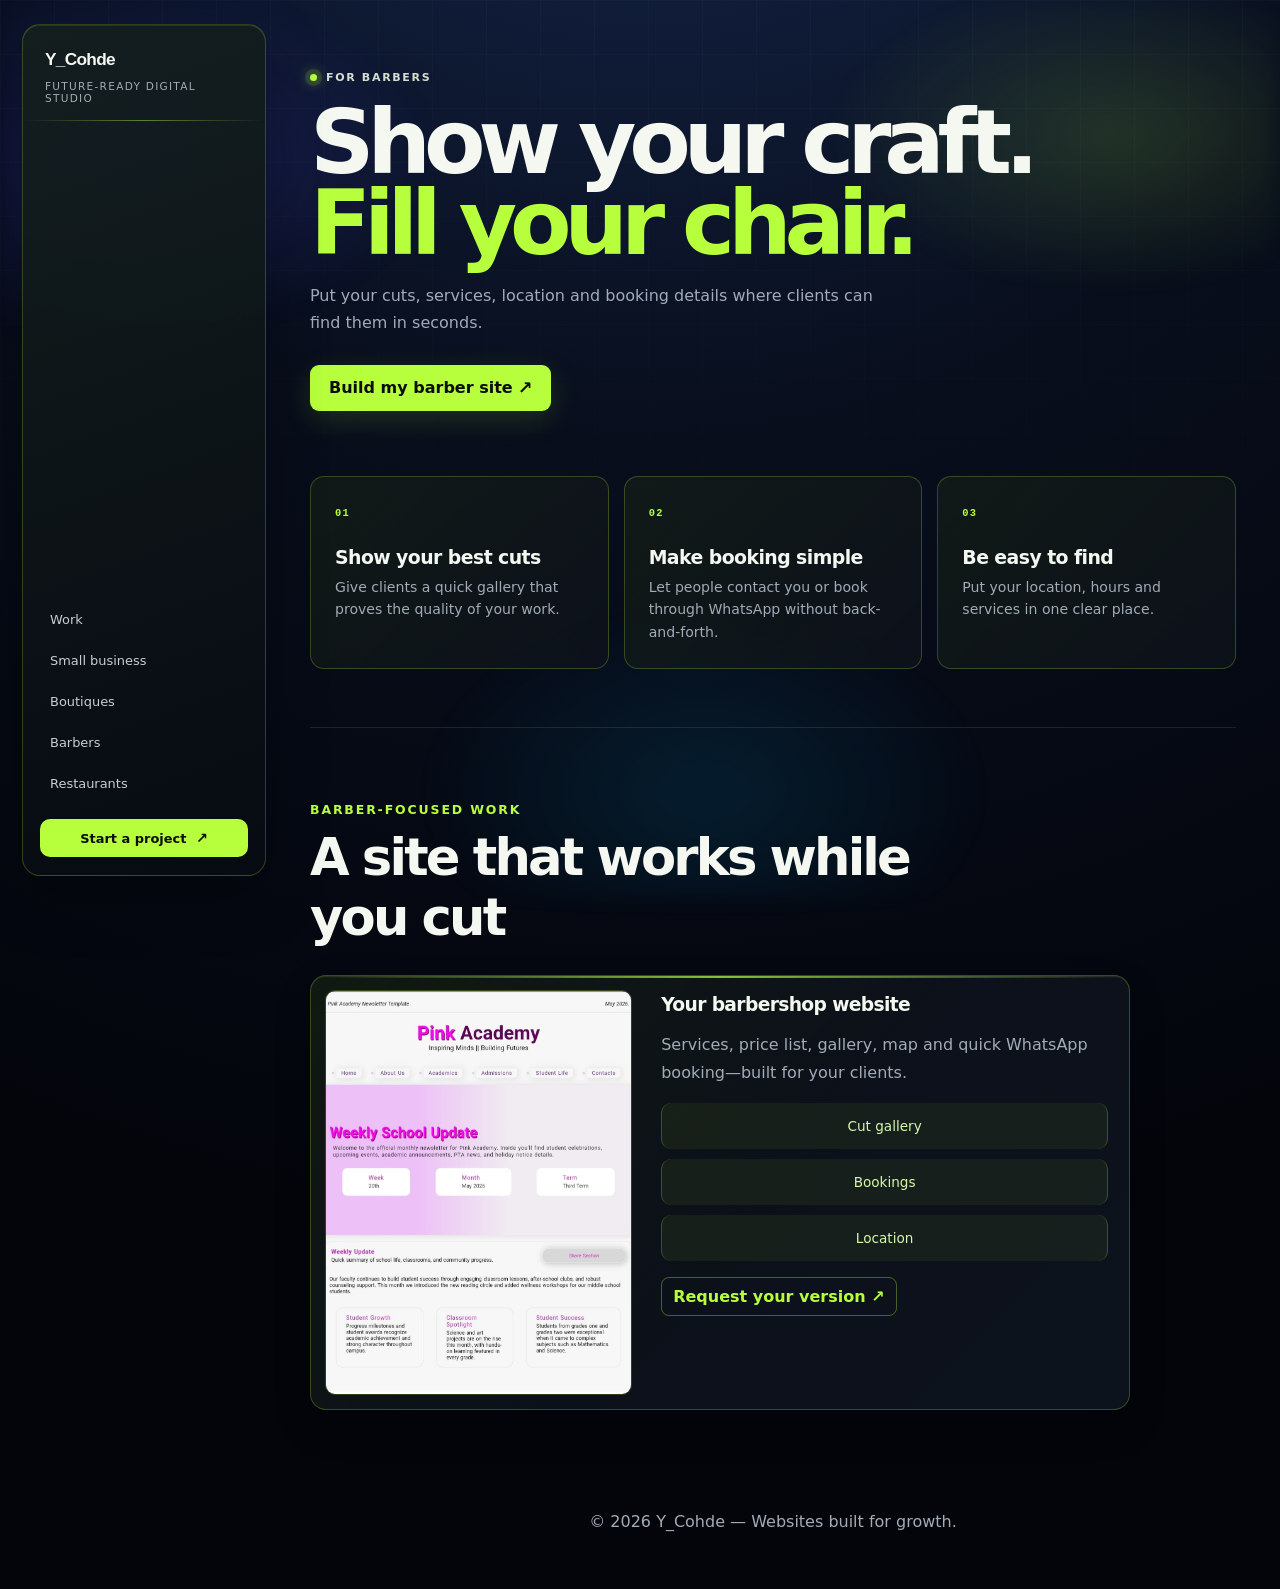
<file: barbers.html>
<!doctype html>
<html lang="en">
  <head>
    <meta charset="UTF-8" />
    <meta name="viewport" content="width=device-width, initial-scale=1.0" />
    <meta
      name="description"
      content="Website design for barbers and barbershops by Y_Cohde. Show your work, services and booking details online."
    />
    <meta name="robots" content="index, follow" />
    <meta name="theme-color" content="#b7ff3c" />
    <title>Barber Websites | Y_Cohde</title>
    <link rel="stylesheet" href="styles.css" />
  </head>
  <body>
    <div class="page-shell category-page">
      <header class="site-header">
        <a class="brand" href="index.html" aria-label="Y Cohde home"
          ><div>
            <span class="brand-title">Y_Cohde</span
            ><span class="brand-tag">Future-ready digital studio</span>
          </div></a
        ><button
          class="menu-toggle"
          id="menuToggle"
          type="button"
          aria-label="Open navigation"
          aria-controls="siteNav"
          aria-expanded="false"
        >
          <span></span><span></span><span></span>
        </button>
        <nav class="nav-bar" id="siteNav" aria-label="Primary navigation">
          <a href="index.html#portfolio">Work</a
          ><a href="small-businesses.html">Small business</a
          ><a href="boutiques.html">Boutiques</a
          ><a href="barbers.html" aria-current="page">Barbers</a
          ><a href="restaurants.html">Restaurants</a
          ><a class="nav-cta" href="index.html#inquiry"
            >Start a project <span>↗</span></a
          >
        </nav>
      </header>
      <main>
        <section class="category-hero">
          <p class="eyebrow"><span class="pulse-dot"></span> FOR BARBERS</p>
          <h1>Show your craft.<br /><em>Fill your chair.</em></h1>
          <p>
            Put your cuts, services, location and booking details where clients
            can find them in seconds.
          </p>
          <a class="btn primary-btn" href="index.html#inquiry"
            >Build my barber site <span>↗</span></a
          >
        </section>
        <section class="category-benefits">
          <article>
            <span>01</span>
            <h2>Show your best cuts</h2>
            <p>
              Give clients a quick gallery that proves the quality of your work.
            </p>
          </article>
          <article>
            <span>02</span>
            <h2>Make booking simple</h2>
            <p>
              Let people contact you or book through WhatsApp without
              back-and-forth.
            </p>
          </article>
          <article>
            <span>03</span>
            <h2>Be easy to find</h2>
            <p>Put your location, hours and services in one clear place.</p>
          </article>
        </section>
        <section class="section-block category-projects">
          <div class="section-heading">
            <p class="section-label">Barber-focused work</p>
            <h2>A site that works while you cut</h2>
          </div>
          <article class="project-card category-project-card">
            <img
              src="WhatsApp Image 2026-06-02 at 10.05.23 PM.jpeg"
              alt="Modern business website preview"
            />
            <div class="project-info">
              <h3>Your barbershop website</h3>
              <p>
                Services, price list, gallery, map and quick WhatsApp
                booking—built for your clients.
              </p>
              <div class="tag-list">
                <span>Cut gallery</span><span>Bookings</span
                ><span>Location</span>
              </div>
              <div class="project-links">
                <a href="index.html#inquiry">Request your version ↗</a>
              </div>
            </div>
          </article>
        </section>
      </main>
      <footer class="site-footer">
        <p>© 2026 Y_Cohde — Websites built for growth.</p>
      </footer>
    </div>
    <script src="script.js" defer></script>
  </body>
</html>
</file>
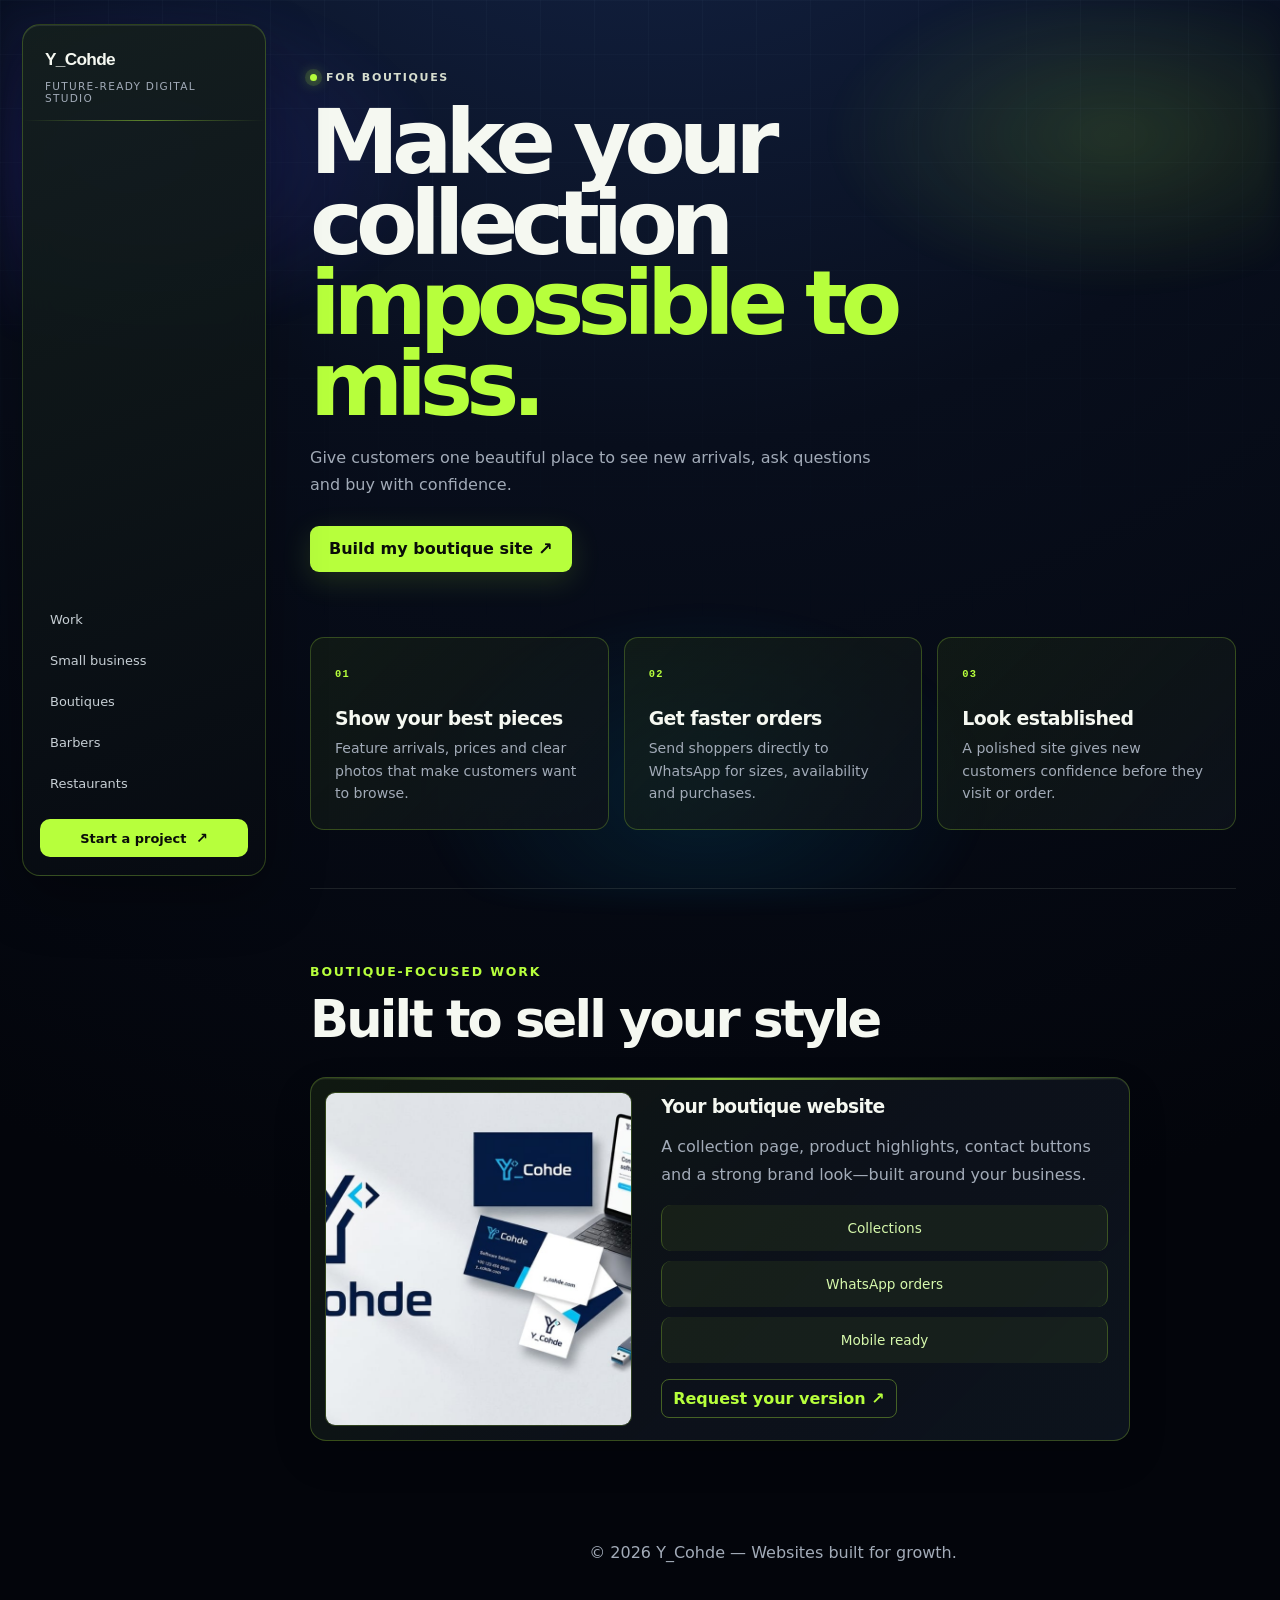
<file: boutiques.html>
<!doctype html>
<html lang="en">
  <head>
    <meta charset="UTF-8" />
    <meta name="viewport" content="width=device-width, initial-scale=1.0" />
    <meta
      name="description"
      content="Website design for boutiques by Y_Cohde. Showcase collections, make customer enquiries simple and build trust online."
    />
    <meta name="robots" content="index, follow" />
    <meta name="theme-color" content="#b7ff3c" />
    <title>Boutique Websites | Y_Cohde</title>
    <link rel="stylesheet" href="styles.css" />
  </head>
  <body>
    <div class="page-shell category-page">
      <header class="site-header">
        <a class="brand" href="index.html" aria-label="Y Cohde home"
          ><div>
            <span class="brand-title">Y_Cohde</span
            ><span class="brand-tag">Future-ready digital studio</span>
          </div></a
        ><button
          class="menu-toggle"
          id="menuToggle"
          type="button"
          aria-label="Open navigation"
          aria-controls="siteNav"
          aria-expanded="false"
        >
          <span></span><span></span><span></span>
        </button>
        <nav class="nav-bar" id="siteNav" aria-label="Primary navigation">
          <a href="index.html#portfolio">Work</a
          ><a href="small-businesses.html">Small business</a
          ><a href="boutiques.html" aria-current="page">Boutiques</a
          ><a href="barbers.html">Barbers</a
          ><a href="restaurants.html">Restaurants</a
          ><a class="nav-cta" href="index.html#inquiry"
            >Start a project <span>↗</span></a
          >
        </nav>
      </header>
      <main>
        <section class="category-hero">
          <p class="eyebrow"><span class="pulse-dot"></span> FOR BOUTIQUES</p>
          <h1>Make your collection <em>impossible to miss.</em></h1>
          <p>
            Give customers one beautiful place to see new arrivals, ask
            questions and buy with confidence.
          </p>
          <a class="btn primary-btn" href="index.html#inquiry"
            >Build my boutique site <span>↗</span></a
          >
        </section>
        <section class="category-benefits">
          <article>
            <span>01</span>
            <h2>Show your best pieces</h2>
            <p>
              Feature arrivals, prices and clear photos that make customers want
              to browse.
            </p>
          </article>
          <article>
            <span>02</span>
            <h2>Get faster orders</h2>
            <p>
              Send shoppers directly to WhatsApp for sizes, availability and
              purchases.
            </p>
          </article>
          <article>
            <span>03</span>
            <h2>Look established</h2>
            <p>
              A polished site gives new customers confidence before they visit
              or order.
            </p>
          </article>
        </section>
        <section class="section-block category-projects">
          <div class="section-heading">
            <p class="section-label">Boutique-focused work</p>
            <h2>Built to sell your style</h2>
          </div>
          <article class="project-card category-project-card">
            <img
              src="WhatsApp Image 2026-05-23 at 4.48.55 PM.jpeg"
              alt="Y Cohde digital brand presentation"
            />
            <div class="project-info">
              <h3>Your boutique website</h3>
              <p>
                A collection page, product highlights, contact buttons and a
                strong brand look—built around your business.
              </p>
              <div class="tag-list">
                <span>Collections</span><span>WhatsApp orders</span
                ><span>Mobile ready</span>
              </div>
              <div class="project-links">
                <a href="index.html#inquiry">Request your version ↗</a>
              </div>
            </div>
          </article>
        </section>
      </main>
      <footer class="site-footer">
        <p>© 2026 Y_Cohde — Websites built for growth.</p>
      </footer>
    </div>
    <script src="script.js" defer></script>
  </body>
</html>
</file>
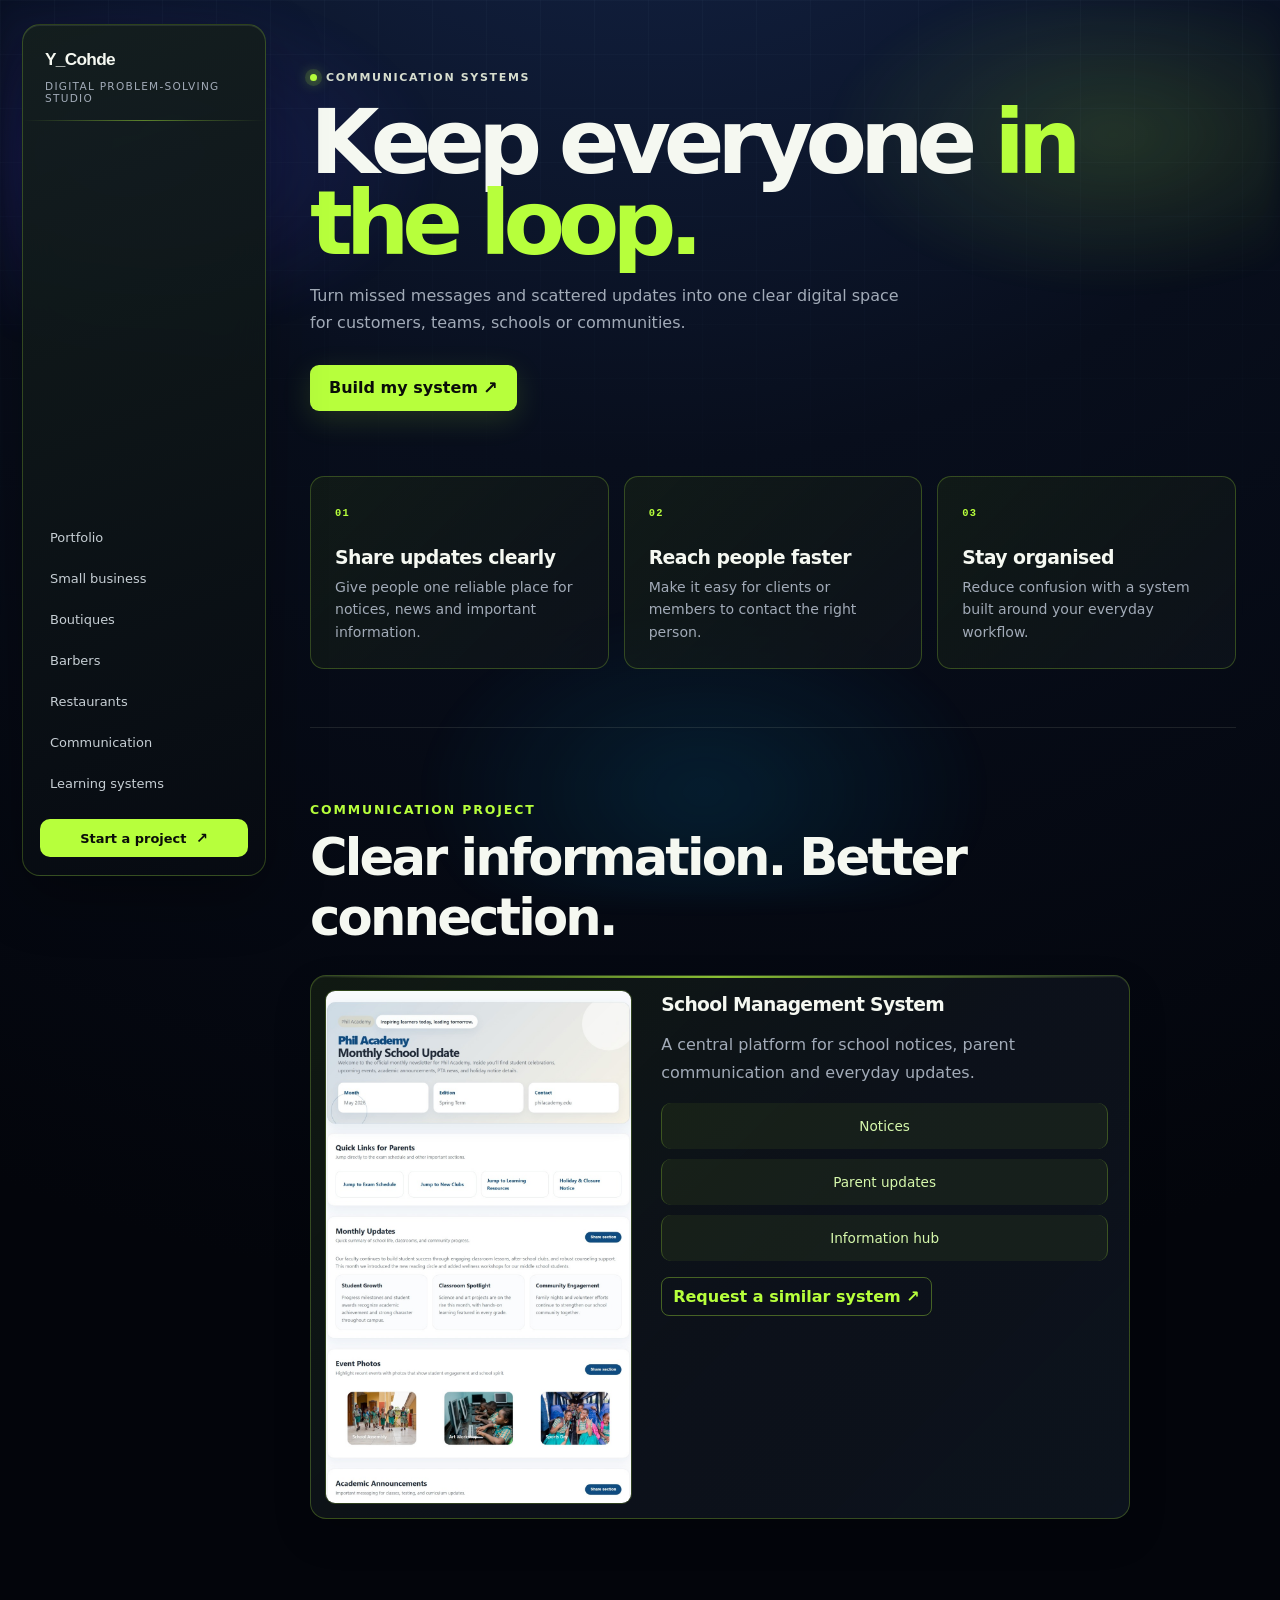
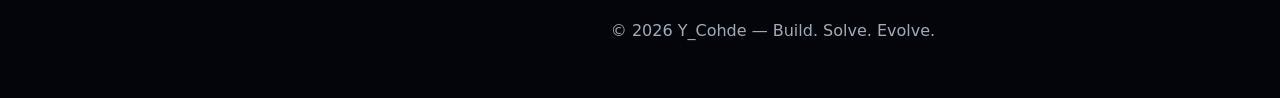
<file: communication-system.html>
<!doctype html>
<html lang="en">
  <head>
    <meta charset="UTF-8" />
    <meta name="viewport" content="width=device-width, initial-scale=1.0" />
    <meta
      name="description"
      content="Communication systems by Y_Cohde. Keep customers, teams and communities informed with clear digital platforms."
    />
    <meta name="robots" content="index, follow" />
    <meta name="theme-color" content="#b7ff3c" />
    <title>Communication Systems | Y_Cohde</title>
    <link rel="stylesheet" href="styles.css" />
  </head>
  <body>
    <div class="page-shell category-page">
      <header class="site-header">
        <a class="brand" href="index.html" aria-label="Y Cohde home"
          ><div>
            <span class="brand-title">Y_Cohde</span
            ><span class="brand-tag">Digital problem-solving studio</span>
          </div></a
        ><button
          class="menu-toggle"
          id="menuToggle"
          type="button"
          aria-label="Open navigation"
          aria-controls="siteNav"
          aria-expanded="false"
        >
          <span></span><span></span><span></span>
        </button>
        <nav class="nav-bar" id="siteNav" aria-label="Primary navigation">
          <a href="index.html#portfolio">Portfolio</a
          ><a href="small-businesses.html">Small business</a
          ><a href="boutiques.html">Boutiques</a
          ><a href="barbers.html">Barbers</a
          ><a href="restaurants.html">Restaurants</a
          ><a href="communication-system.html" aria-current="page"
            >Communication</a
          ><a href="learning-system.html">Learning systems</a
          ><a class="nav-cta" href="index.html#inquiry"
            >Start a project <span>↗</span></a
          >
        </nav>
      </header>
      <main>
        <section class="category-hero">
          <p class="eyebrow">
            <span class="pulse-dot"></span> COMMUNICATION SYSTEMS
          </p>
          <h1>Keep everyone <em>in the loop.</em></h1>
          <p>
            Turn missed messages and scattered updates into one clear digital
            space for customers, teams, schools or communities.
          </p>
          <a class="btn primary-btn" href="index.html#inquiry"
            >Build my system <span>↗</span></a
          >
        </section>
        <section class="category-benefits">
          <article>
            <span>01</span>
            <h2>Share updates clearly</h2>
            <p>
              Give people one reliable place for notices, news and important
              information.
            </p>
          </article>
          <article>
            <span>02</span>
            <h2>Reach people faster</h2>
            <p>
              Make it easy for clients or members to contact the right person.
            </p>
          </article>
          <article>
            <span>03</span>
            <h2>Stay organised</h2>
            <p>
              Reduce confusion with a system built around your everyday
              workflow.
            </p>
          </article>
        </section>
        <section class="section-block category-projects">
          <div class="section-heading">
            <p class="section-label">Communication project</p>
            <h2>Clear information. Better connection.</h2>
          </div>
          <article class="project-card category-project-card">
            <img
              src="WhatsApp Image 2026-05-31 at 3.24.30 PM.jpeg"
              alt="School communication system preview"
            />
            <div class="project-info">
              <h3>School Management System</h3>
              <p>
                A central platform for school notices, parent communication and
                everyday updates.
              </p>
              <div class="tag-list">
                <span>Notices</span><span>Parent updates</span
                ><span>Information hub</span>
              </div>
              <div class="project-links">
                <a href="index.html#inquiry">Request a similar system ↗</a>
              </div>
            </div>
          </article>
        </section>
      </main>
      <footer class="site-footer">
        <p>© 2026 Y_Cohde — Build. Solve. Evolve.</p>
      </footer>
    </div>
    <script src="script.js" defer></script>
  </body>
</html>
</file>
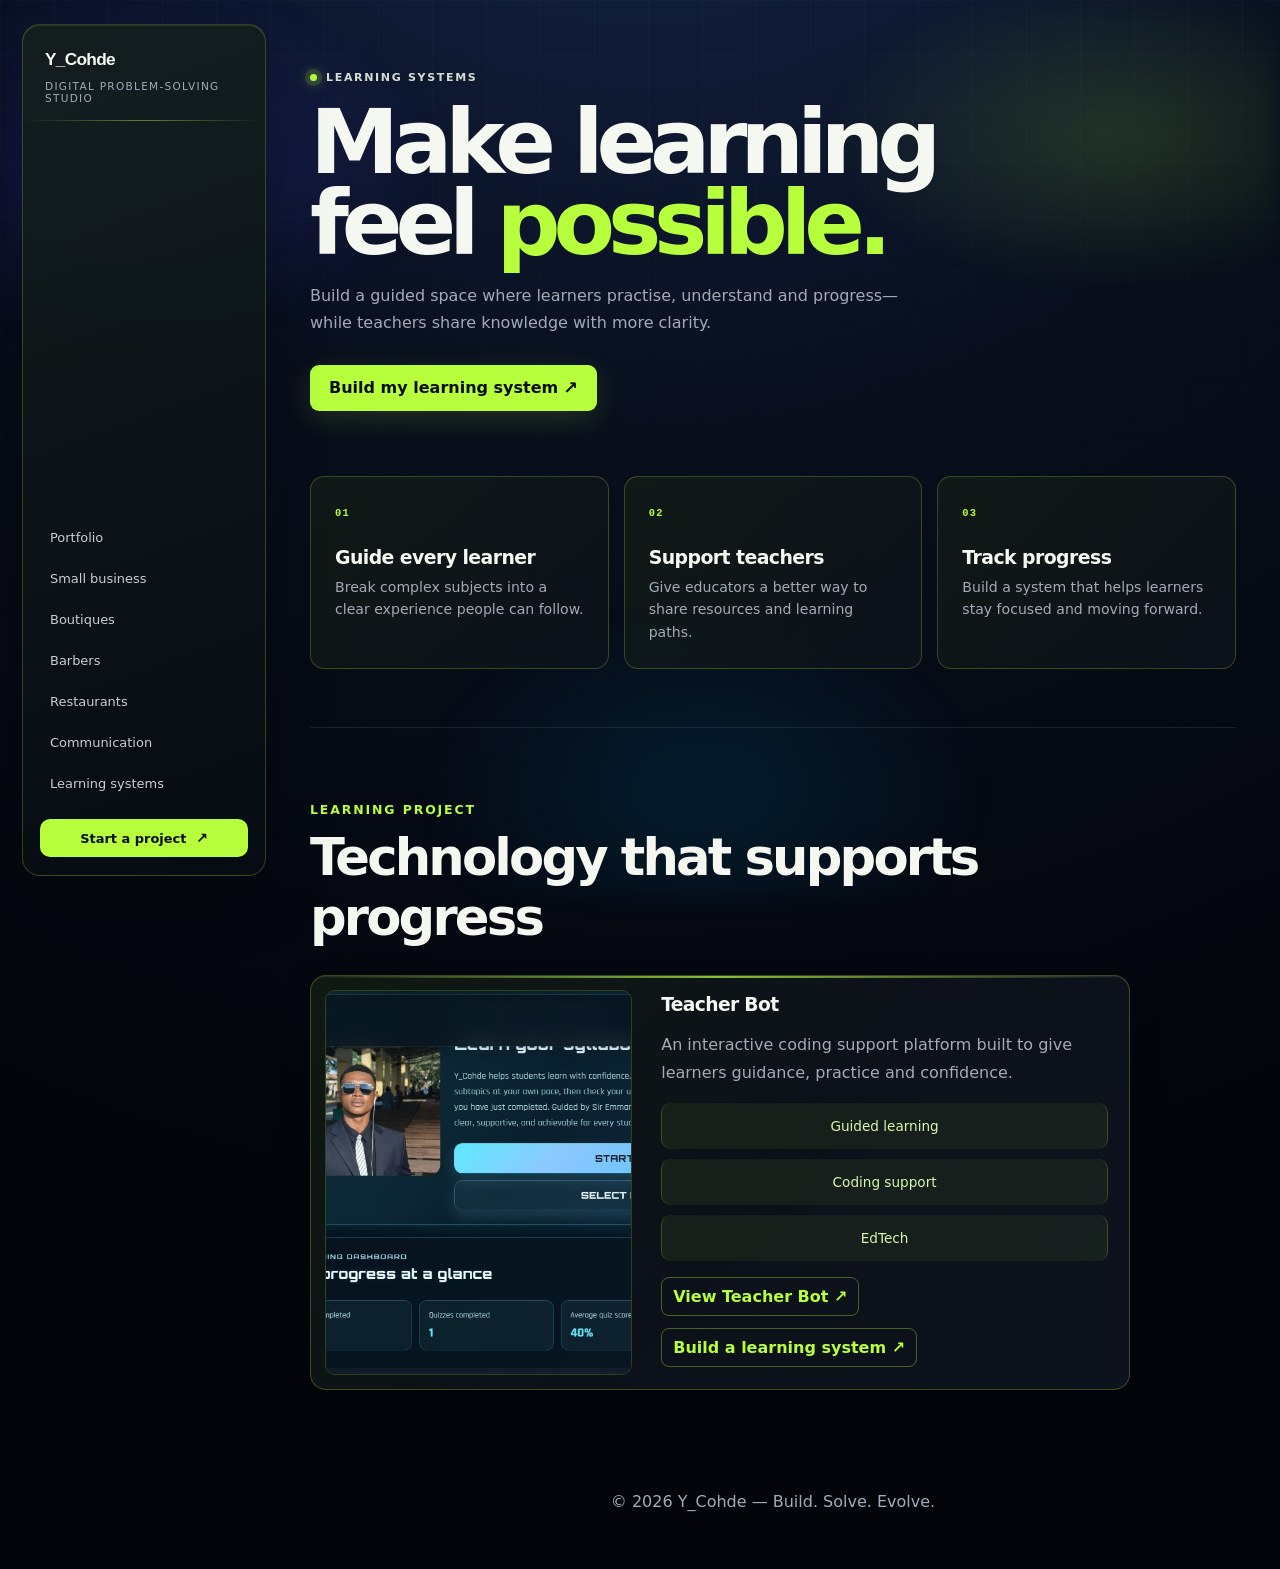
<file: learning-system.html>
<!doctype html>
<html lang="en">
  <head>
    <meta charset="UTF-8" />
    <meta name="viewport" content="width=device-width, initial-scale=1.0" />
    <meta
      name="description"
      content="Learning systems by Y_Cohde. Digital tools that make coding education, teaching and student progress easier."
    />
    <meta name="robots" content="index, follow" />
    <meta name="theme-color" content="#b7ff3c" />
    <title>Learning Systems | Y_Cohde</title>
    <link rel="stylesheet" href="styles.css" />
  </head>
  <body>
    <div class="page-shell category-page">
      <header class="site-header">
        <a class="brand" href="index.html" aria-label="Y Cohde home"
          ><div>
            <span class="brand-title">Y_Cohde</span
            ><span class="brand-tag">Digital problem-solving studio</span>
          </div></a
        ><button
          class="menu-toggle"
          id="menuToggle"
          type="button"
          aria-label="Open navigation"
          aria-controls="siteNav"
          aria-expanded="false"
        >
          <span></span><span></span><span></span>
        </button>
        <nav class="nav-bar" id="siteNav" aria-label="Primary navigation">
          <a href="index.html#portfolio">Portfolio</a
          ><a href="small-businesses.html">Small business</a
          ><a href="boutiques.html">Boutiques</a
          ><a href="barbers.html">Barbers</a
          ><a href="restaurants.html">Restaurants</a
          ><a href="communication-system.html">Communication</a
          ><a href="learning-system.html" aria-current="page"
            >Learning systems</a
          ><a class="nav-cta" href="index.html#inquiry"
            >Start a project <span>↗</span></a
          >
        </nav>
      </header>
      <main>
        <section class="category-hero">
          <p class="eyebrow">
            <span class="pulse-dot"></span> LEARNING SYSTEMS
          </p>
          <h1>Make learning feel <em>possible.</em></h1>
          <p>
            Build a guided space where learners practise, understand and
            progress—while teachers share knowledge with more clarity.
          </p>
          <a class="btn primary-btn" href="index.html#inquiry"
            >Build my learning system <span>↗</span></a
          >
        </section>
        <section class="category-benefits">
          <article>
            <span>01</span>
            <h2>Guide every learner</h2>
            <p>
              Break complex subjects into a clear experience people can follow.
            </p>
          </article>
          <article>
            <span>02</span>
            <h2>Support teachers</h2>
            <p>
              Give educators a better way to share resources and learning paths.
            </p>
          </article>
          <article>
            <span>03</span>
            <h2>Track progress</h2>
            <p>
              Build a system that helps learners stay focused and moving
              forward.
            </p>
          </article>
        </section>
        <section class="section-block category-projects">
          <div class="section-heading">
            <p class="section-label">Learning project</p>
            <h2>Technology that supports progress</h2>
          </div>
          <article class="project-card category-project-card">
            <img
              src="Learning system.jpeg"
              alt="Teacher Bot learning platform preview"
            />
            <div class="project-info">
              <h3>Teacher Bot</h3>
              <p>
                An interactive coding support platform built to give learners
                guidance, practice and confidence.
              </p>
              <div class="tag-list">
                <span>Guided learning</span><span>Coding support</span
                ><span>EdTech</span>
              </div>
              <div class="project-links">
                <a href="index.html#teacher-bot">View Teacher Bot ↗</a
                ><a href="index.html#inquiry">Build a learning system ↗</a>
              </div>
            </div>
          </article>
        </section>
      </main>
      <footer class="site-footer">
        <p>© 2026 Y_Cohde — Build. Solve. Evolve.</p>
      </footer>
    </div>
    <script src="script.js" defer></script>
  </body>
</html>
</file>
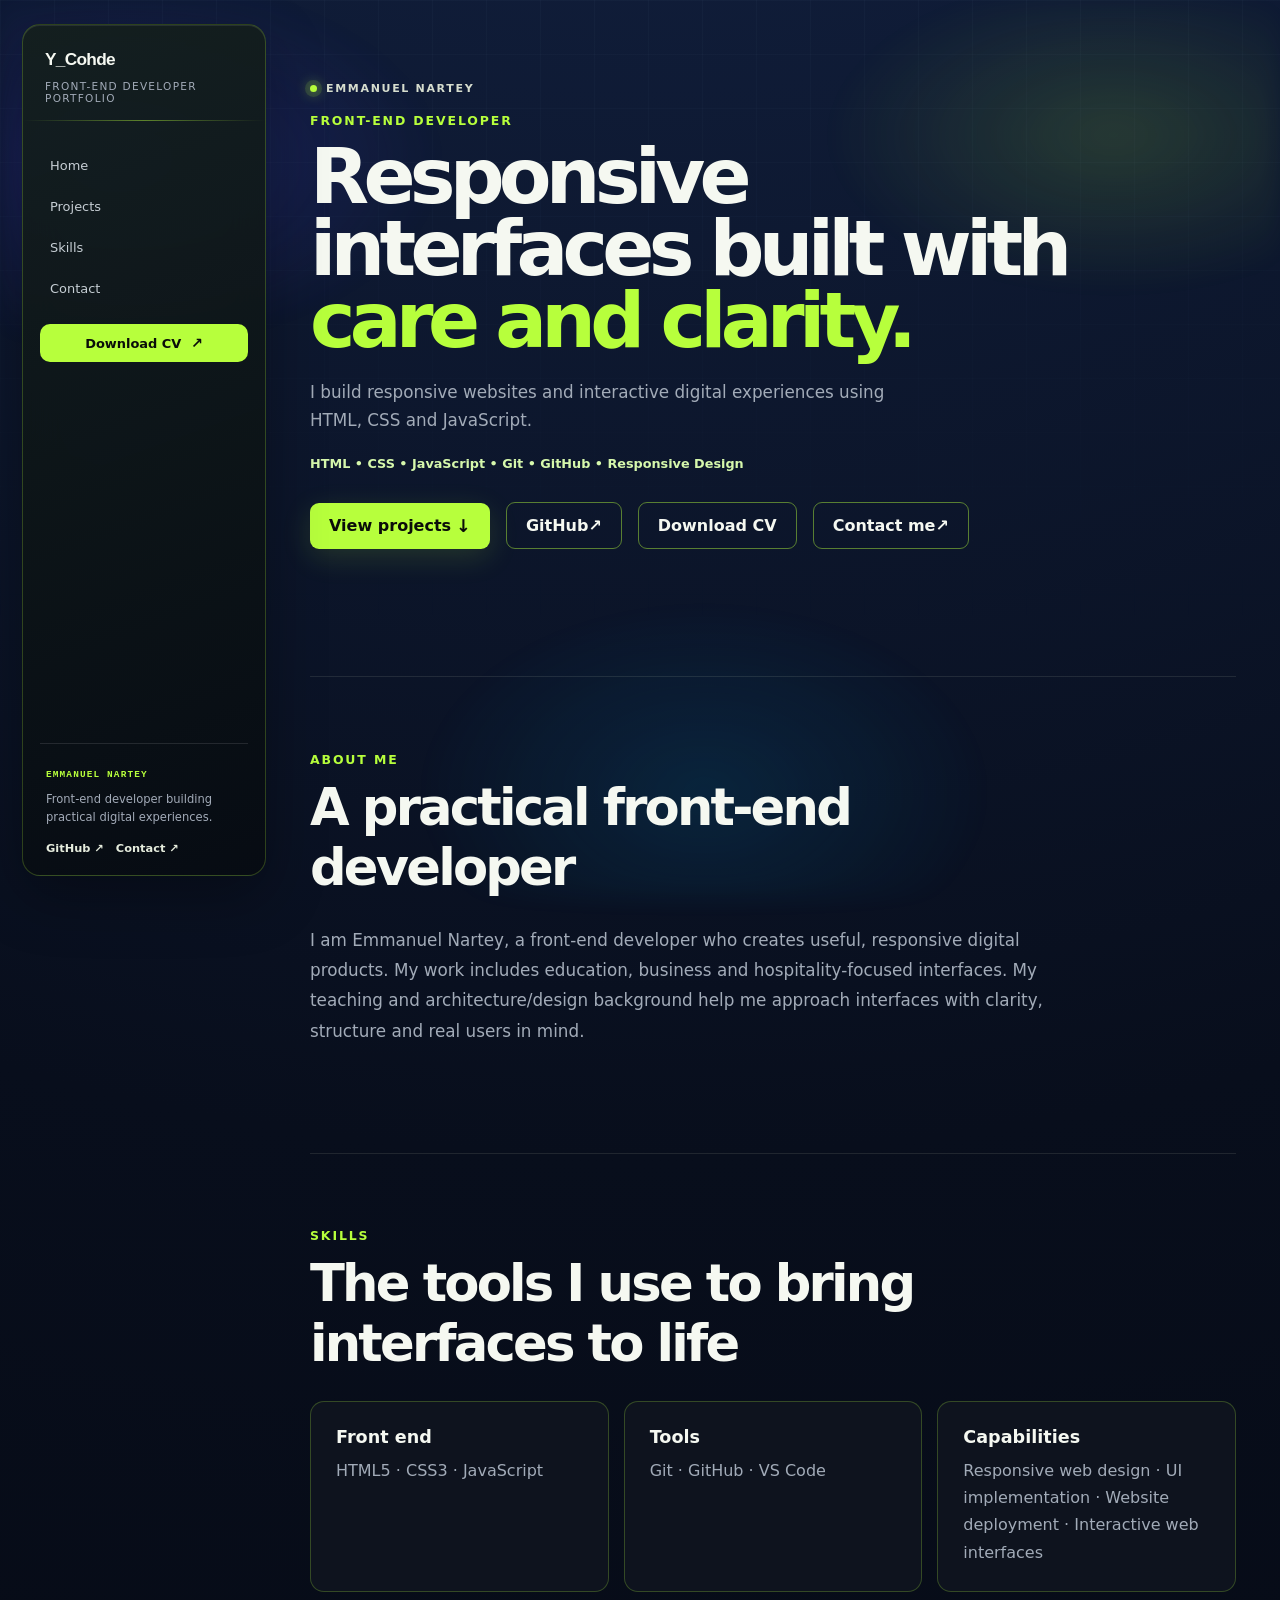
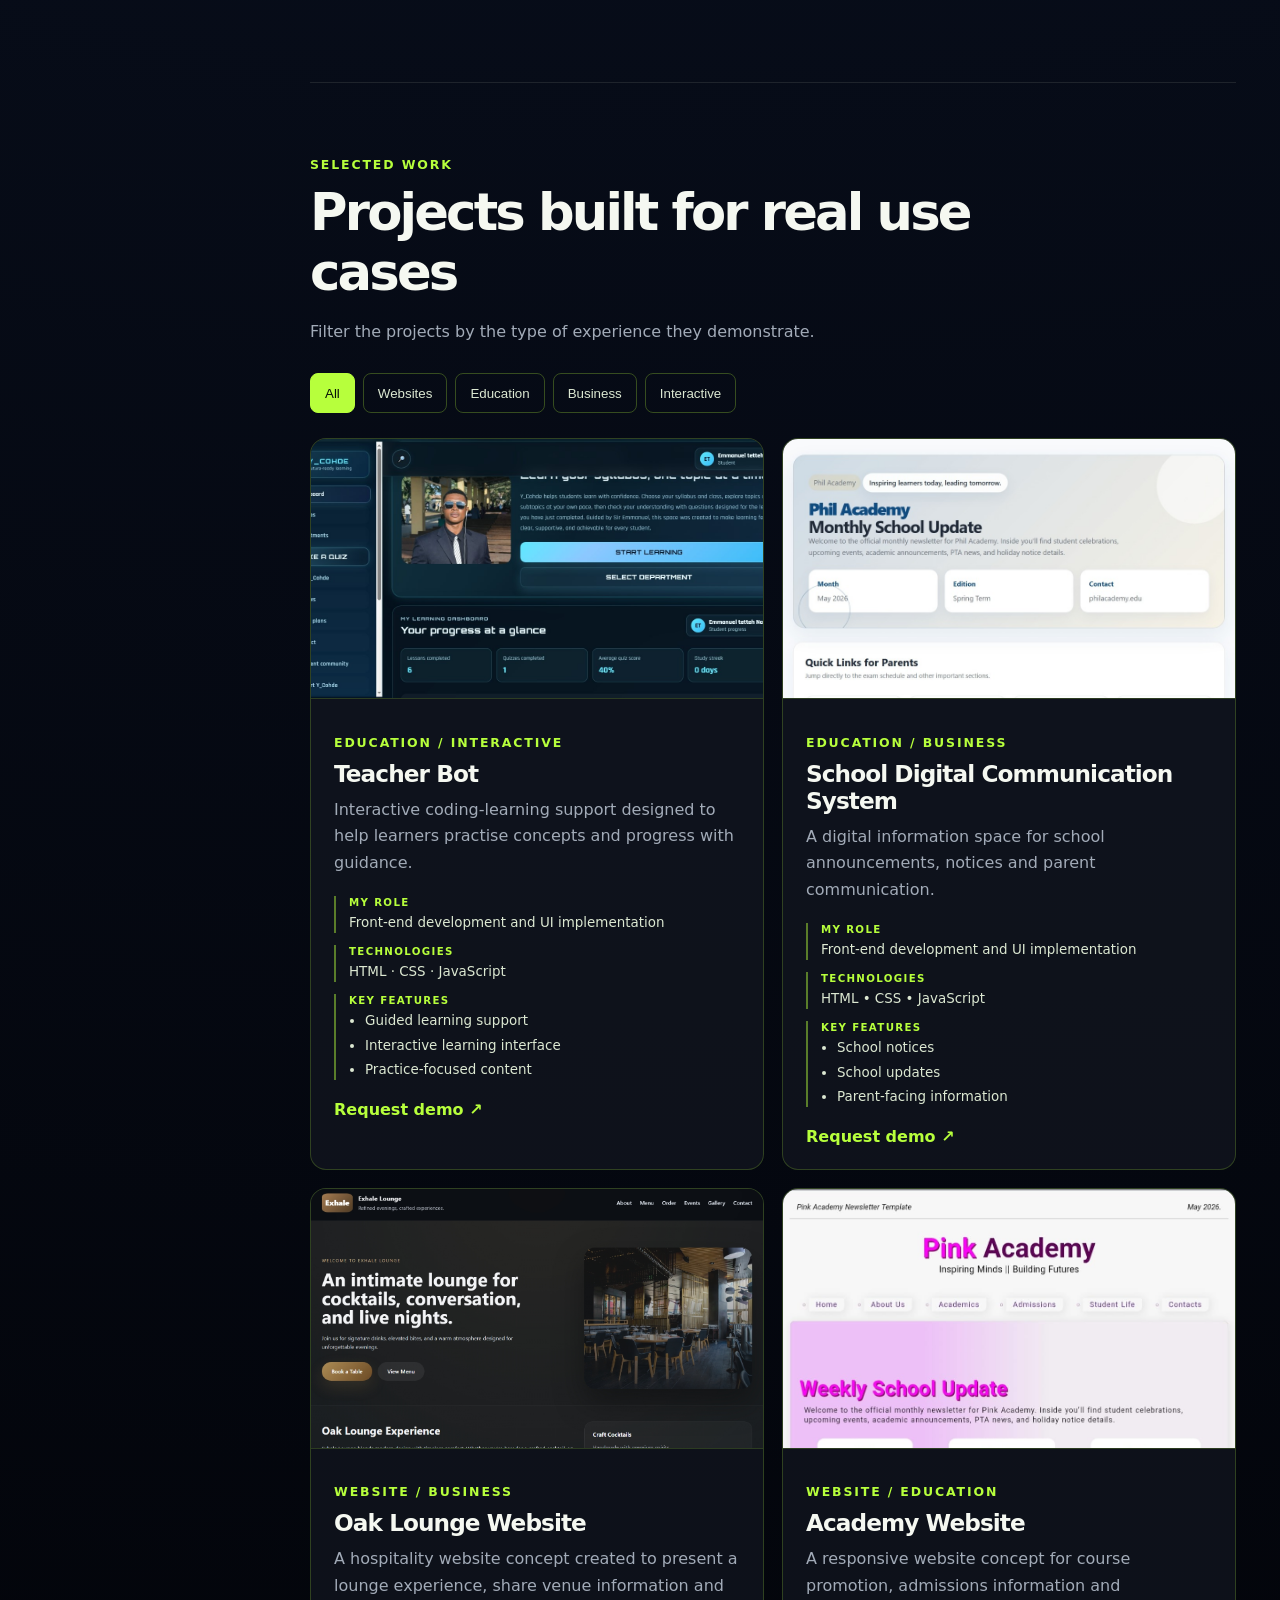
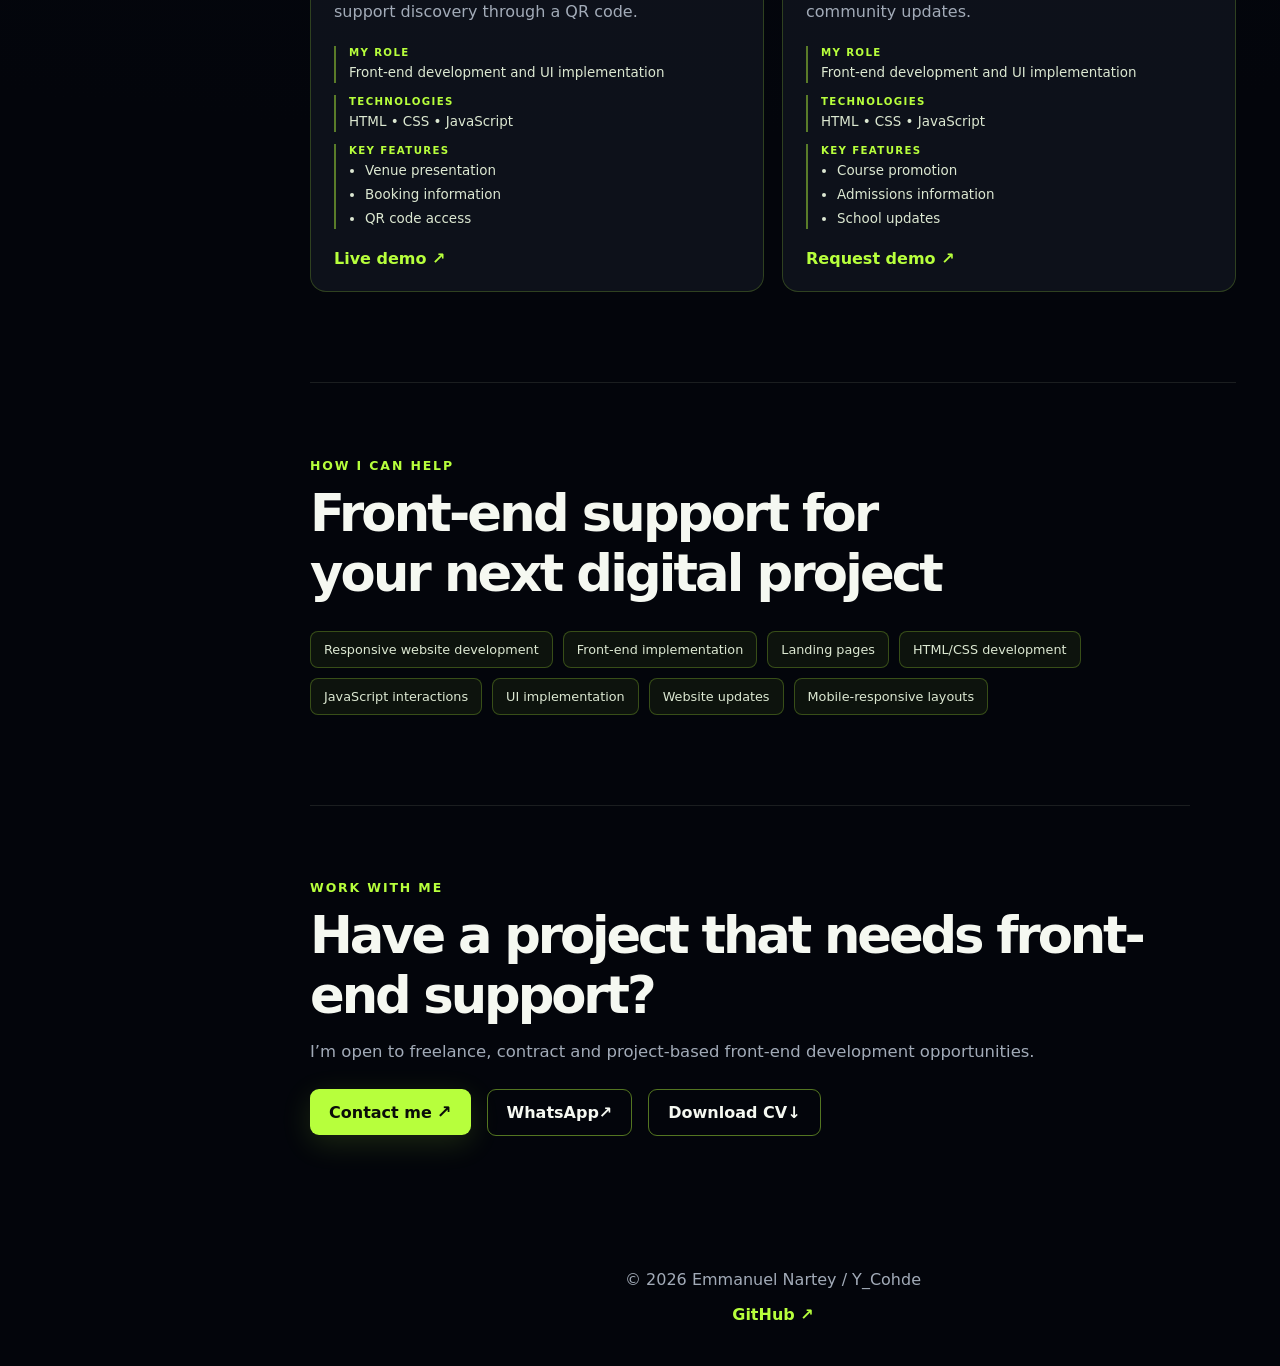
<file: portfolio.html>
<!doctype html>
<html lang="en">
  <head>
    <meta charset="UTF-8" />
    <meta name="viewport" content="width=device-width, initial-scale=1.0" />
    <meta
      name="description"
      content="Emmanuel Nartey is a front-end developer building responsive websites and interactive digital experiences with HTML, CSS and JavaScript."
    />
    <meta name="theme-color" content="#b7ff3c" />
    <meta property="og:type" content="website" />
    <meta
      property="og:title"
      content="Emmanuel Nartey | Front-End Developer Portfolio"
    />
    <meta
      property="og:description"
      content="Responsive websites and interactive digital experiences built with HTML, CSS and JavaScript."
    />
    <meta
      property="og:image"
      content="Learning system.jpeg"
    />
    <title>Emmanuel Nartey | Front-End Developer Portfolio</title>
    <link rel="stylesheet" href="styles.css" />
  </head>
  <body>
    <div class="page-shell portfolio-page">
      <header class="site-header">
        <a class="brand" href="index.html" aria-label="Y Cohde home"
          ><span
            ><span class="brand-title">Y_Cohde</span
            ><span class="brand-tag">Front-end developer portfolio</span></span
          ></a
        >
        <button
          class="menu-toggle"
          id="menuToggle"
          type="button"
          aria-label="Open navigation"
          aria-controls="siteNav"
          aria-expanded="false"
        >
          <span></span><span></span><span></span>
        </button>
        <nav class="nav-bar" id="siteNav" aria-label="Primary navigation">
          <a href="index.html">Home</a><a href="#projects">Projects</a
          ><a href="#skills">Skills</a><a href="#contact">Contact</a
          ><a
            class="nav-cta"
            href="Emmanuel%20Natey%20Cv-%20Web%20Desgin.pdf"
            download
            >Download CV <span>↗</span></a
          >
        </nav>
        <div class="aside-profile">
          <span>EMMANUEL NARTEY</span>
          <p>Front-end developer building practical digital experiences.</p>
          <div>
            <a
              href="https://github.com/bigj11514-droid"
              target="_blank"
              rel="noreferrer"
              >GitHub ↗</a
            ><a href="#contact">Contact ↗</a>
          </div>
        </div>
      </header>
      <main>
        <section class="portfolio-hero" aria-labelledby="portfolio-title">
          <p class="eyebrow">
            <span class="pulse-dot"></span> EMMANUEL NARTEY
          </p>
          <p class="section-label">Front-End Developer</p>
          <h1 id="portfolio-title">
            Responsive interfaces built with <em>care and clarity.</em>
          </h1>
          <p>
            I build responsive websites and interactive digital experiences
            using HTML, CSS and JavaScript.
          </p>
          <p class="portfolio-tech-line">HTML &bull; CSS &bull; JavaScript &bull; Git &bull; GitHub &bull; Responsive Design</p>
          <div class="hero-actions">
            <a class="btn primary-btn" href="#projects"
              >View projects <span>↓</span></a
            ><a
              class="btn outline-btn"
              href="https://github.com/bigj11514-droid"
              target="_blank"
              rel="noreferrer"
              >GitHub <span>↗</span></a
            ><a class="btn outline-btn" href="Emmanuel%20Natey%20Cv-%20Web%20Desgin.pdf" download
              >Download CV</a
            ><a class="btn outline-btn" href="#contact"
              >Contact me <span>↗</span></a
            >
          </div>
        </section>
        <section
          class="section-block portfolio-intro"
          aria-labelledby="about-title"
        >
          <div class="section-heading">
            <p class="section-label">About me</p>
            <h2 id="about-title">A practical front-end developer</h2>
          </div>
          <p>
            I am Emmanuel Nartey, a front-end developer who creates useful,
            responsive digital products. My work includes education, business
            and hospitality-focused interfaces. My teaching and
            architecture/design background help me approach interfaces with
            clarity, structure and real users in mind.
          </p>
        </section>
        <section
          id="skills"
          class="section-block"
          aria-labelledby="skills-title"
        >
          <div class="section-heading">
            <p class="section-label">Skills</p>
            <h2 id="skills-title">
              The tools I use to bring interfaces to life
            </h2>
          </div>
          <div class="portfolio-skills">
            <article>
              <h3>Front end</h3>
              <p>HTML5 · CSS3 · JavaScript</p>
            </article>
            <article>
              <h3>Tools</h3>
              <p>Git · GitHub · VS Code</p>
            </article>
            <article>
              <h3>Capabilities</h3>
              <p>
                Responsive web design · UI implementation · Website deployment ·
                Interactive web interfaces
              </p>
            </article>
          </div>
        </section>
        <section
          id="projects"
          class="section-block"
          aria-labelledby="projects-title"
        >
          <div class="section-heading">
            <p class="section-label">Selected work</p>
            <h2 id="projects-title">Projects built for real use cases</h2>
            <p class="section-intro">
              Filter the projects by the type of experience they demonstrate.
            </p>
          </div>
          <div
            class="project-filters"
            role="group"
            aria-label="Filter projects"
          >
            <button class="is-active" type="button" data-filter="all">
              All</button
            ><button type="button" data-filter="websites">Websites</button
            ><button type="button" data-filter="education">Education</button
            ><button type="button" data-filter="business">Business</button
            ><button type="button" data-filter="interactive">
              Interactive
            </button>
          </div>
          <div class="agency-project-grid">
            <article
              class="agency-project"
              data-category="education interactive"
            >
              <img
                src="Learning system.jpeg"
                alt="Teacher Bot educational platform interface preview"
                loading="lazy"
              />
              <div>
                <p class="section-label">Education / Interactive</p>
                <h3>Teacher Bot</h3>
                <p>
                  Interactive coding-learning support designed to help learners
                  practise concepts and progress with guidance.
                </p>
                <dl>
                  <div>
                    <dt>My role</dt>
                    <dd>Front-end development and UI implementation</dd>
                  </div>
                  <div>
                    <dt>Technologies</dt>
                    <dd>HTML · CSS · JavaScript</dd>
                  </div>
                  <div>
                    <dt>Key features</dt>
                    <dd><ul><li>Guided learning support</li><li>Interactive learning interface</li><li>Practice-focused content</li></ul></dd>
                  </div>
                </dl>
                <div class="project-links">
                  <a href="index.html#inquiry">Request demo ↗</a>
                </div>
              </div>
            </article>
            <article class="agency-project" data-category="education business">
              <img
                src="WhatsApp Image 2026-05-31 at 3.24.30 PM.jpeg"
                alt="School digital communication system interface preview"
                loading="lazy"
              />
              <div>
                <p class="section-label">Education / Business</p>
                <h3>School Digital Communication System</h3>
                <p>
                  A digital information space for school announcements, notices
                  and parent communication.
                </p>
                <dl>
                  <div>
                    <dt>My role</dt>
                    <dd>Front-end development and UI implementation</dd>
                  </div>
                  <div>
                    <dt>Technologies</dt>
                    <dd>HTML &bull; CSS &bull; JavaScript</dd>
                  </div>
                  <div>
                    <dt>Key features</dt>
                    <dd><ul><li>School notices</li><li>School updates</li><li>Parent-facing information</li></ul></dd>
                  </div>
                </dl>
                <div class="project-links">
                  <a href="index.html#inquiry">Request demo ↗</a>
                </div>
              </div>
            </article>
            <article
              class="agency-project"
              data-category="websites business interactive"
            >
              <img
                src="Screenshot_8-6-2026_23251_bigj11514-droid.github.io.jpeg"
                alt="Oak Lounge website interface preview"
                loading="lazy"
              />
              <div>
                <p class="section-label">Website / Business</p>
                <h3>Oak Lounge Website</h3>
                <p>
                  A hospitality website concept created to present a lounge
                  experience, share venue information and support discovery
                  through a QR code.
                </p>
                <dl>
                  <div>
                    <dt>My role</dt>
                    <dd>Front-end development and UI implementation</dd>
                  </div>
                  <div>
                    <dt>Technologies</dt>
                    <dd>HTML &bull; CSS &bull; JavaScript</dd>
                  </div>
                  <div>
                    <dt>Key features</dt>
                    <dd><ul><li>Venue presentation</li><li>Booking information</li><li>QR code access</li></ul></dd>
                  </div>
                </dl>
                <div class="project-links">
                  <a
                    href="https://bigj11514-droid.github.io/"
                    target="_blank"
                    rel="noreferrer"
                    >Live demo ↗</a>
                </div>
              </div>
            </article>
            <article class="agency-project" data-category="websites education">
              <img
                src="WhatsApp Image 2026-06-02 at 10.05.23 PM.jpeg"
                alt="Academy website interface preview"
                loading="lazy"
              />
              <div>
                <p class="section-label">Website / Education</p>
                <h3>Academy Website</h3>
                <p>
                  A responsive website concept for course promotion, admissions
                  information and community updates.
                </p>
                <dl>
                  <div>
                    <dt>My role</dt>
                    <dd>Front-end development and UI implementation</dd>
                  </div>
                  <div>
                    <dt>Technologies</dt>
                    <dd>HTML &bull; CSS &bull; JavaScript</dd>
                  </div>
                  <div>
                    <dt>Key features</dt>
                    <dd><ul><li>Course promotion</li><li>Admissions information</li><li>School updates</li></ul></dd>
                  </div>
                </dl>
                <div class="project-links">
                  <a href="index.html#inquiry">Request demo ↗</a>
                </div>
              </div>
            </article>
          </div>
        </section>
        <section class="section-block" aria-labelledby="help-title">
          <div class="section-heading">
            <p class="section-label">How I can help</p>
            <h2 id="help-title">
              Front-end support for your next digital project
            </h2>
          </div>
          <div class="audience-list">
            <span>Responsive website development</span
            ><span>Front-end implementation</span><span>Landing pages</span
            ><span>HTML/CSS development</span
            ><span>JavaScript interactions</span><span>UI implementation</span
            ><span>Website updates</span><span>Mobile-responsive layouts</span>
          </div>
        </section>
        <section
          id="contact"
          class="section-block portfolio-contact"
          aria-labelledby="contact-title"
        >
          <p class="section-label">Work with me</p>
          <h2 id="contact-title">
            Have a project that needs front-end support?
          </h2>
          <p>
            I’m open to freelance, contract and project-based front-end
            development opportunities.
          </p>
          <div class="hero-actions">
            <a class="btn primary-btn" href="mailto:hello@ycohde.com"
              >Contact me <span>↗</span></a
            ><a
              class="btn outline-btn"
              href="https://wa.me/0207918169"
              target="_blank"
              rel="noreferrer"
              >WhatsApp <span>↗</span></a
            ><a
              class="btn outline-btn"
              href="Emmanuel%20Natey%20Cv-%20Web%20Desgin.pdf"
              download
              >Download CV <span>↓</span></a
            >
          </div>
        </section>
      </main>
      <footer class="site-footer">
        <p>© 2026 Emmanuel Nartey / Y_Cohde</p>
        <a
          href="https://github.com/bigj11514-droid"
          target="_blank"
          rel="noreferrer"
          >GitHub ↗</a
        >
      </footer>
    </div>
    <script src="script.js" defer></script>
  </body>
</html>
</file>
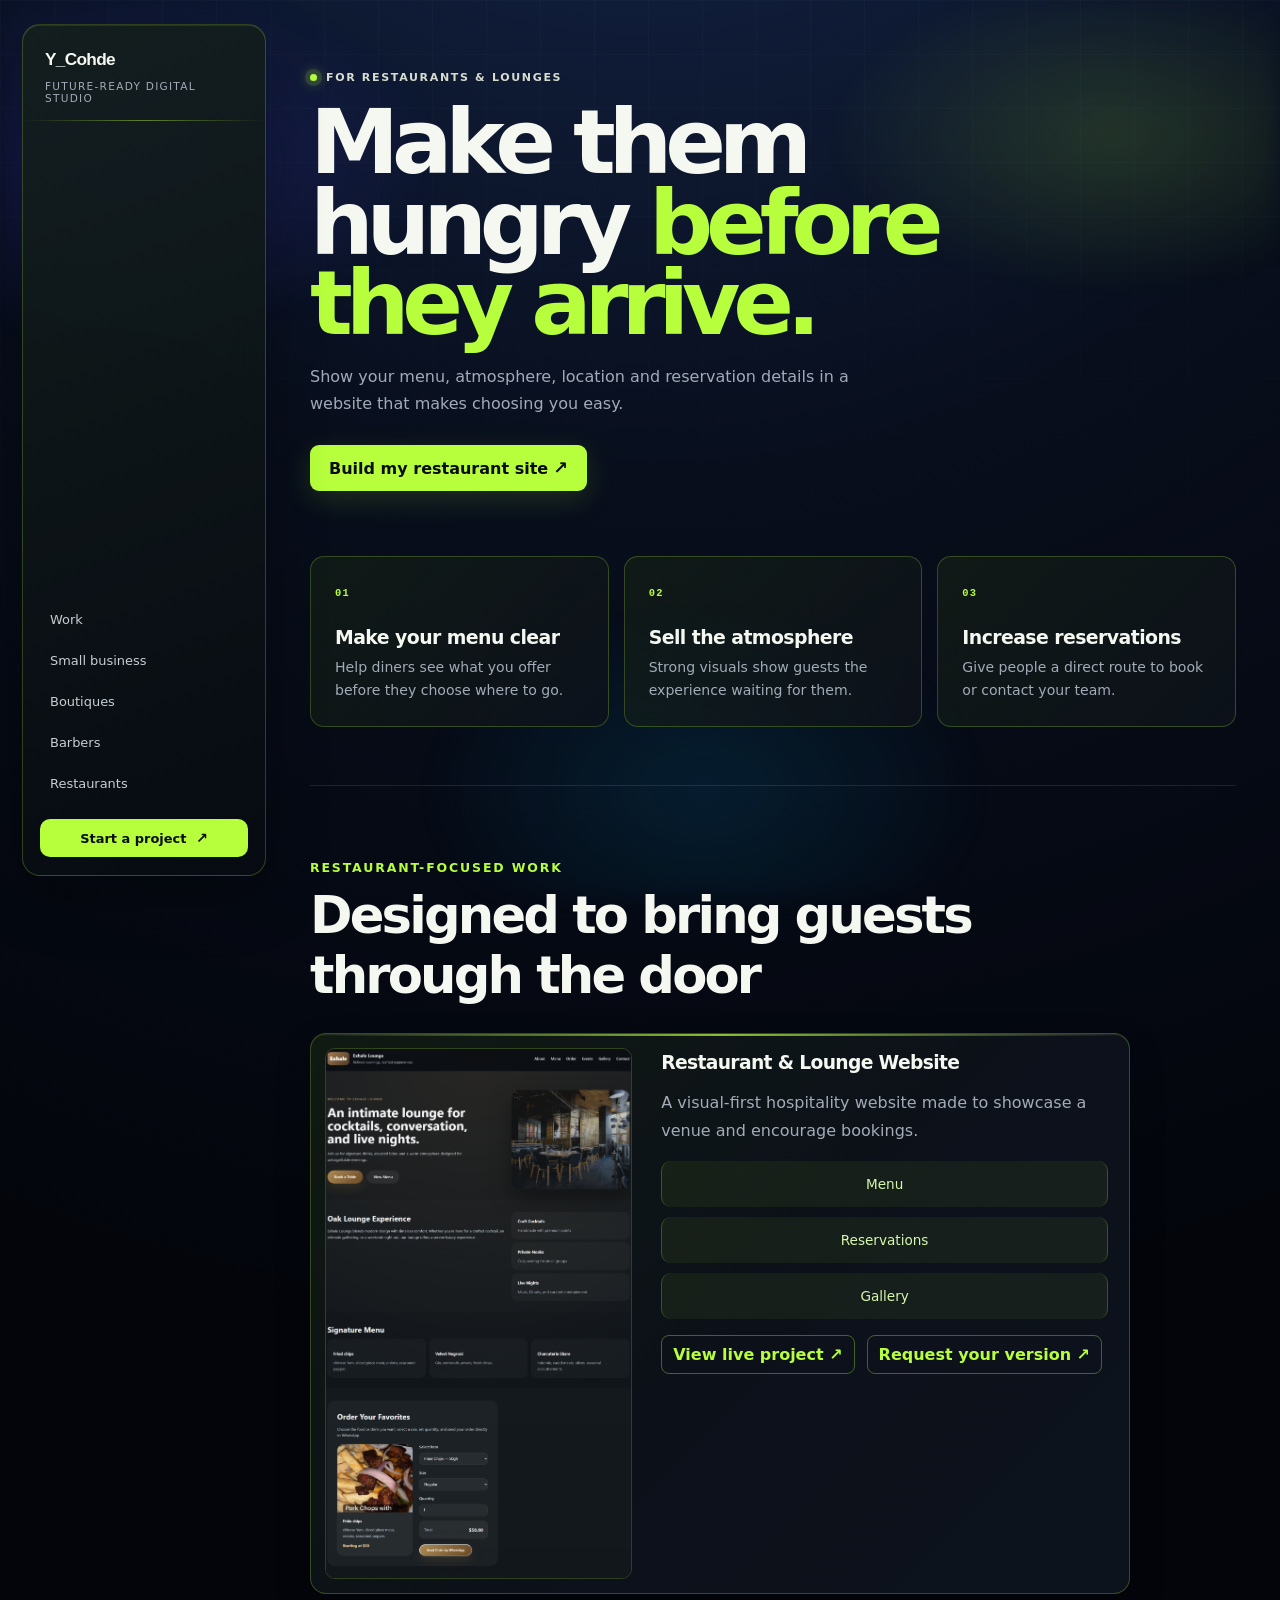
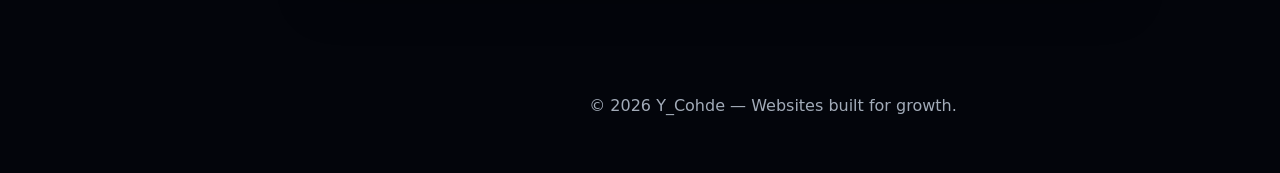
<file: restaurants.html>
<!doctype html>
<html lang="en">
  <head>
    <meta charset="UTF-8" />
    <meta name="viewport" content="width=device-width, initial-scale=1.0" />
    <meta
      name="description"
      content="Restaurant and lounge website design by Y_Cohde. Share your menu, atmosphere, location and booking details online."
    />
    <meta name="robots" content="index, follow" />
    <meta name="theme-color" content="#b7ff3c" />
    <title>Restaurant Websites | Y_Cohde</title>
    <link rel="stylesheet" href="styles.css" />
  </head>
  <body>
    <div class="page-shell category-page">
      <header class="site-header">
        <a class="brand" href="index.html" aria-label="Y Cohde home"
          ><div>
            <span class="brand-title">Y_Cohde</span
            ><span class="brand-tag">Future-ready digital studio</span>
          </div></a
        ><button
          class="menu-toggle"
          id="menuToggle"
          type="button"
          aria-label="Open navigation"
          aria-controls="siteNav"
          aria-expanded="false"
        >
          <span></span><span></span><span></span>
        </button>
        <nav class="nav-bar" id="siteNav" aria-label="Primary navigation">
          <a href="index.html#portfolio">Work</a
          ><a href="small-businesses.html">Small business</a
          ><a href="boutiques.html">Boutiques</a
          ><a href="barbers.html">Barbers</a
          ><a href="restaurants.html" aria-current="page">Restaurants</a
          ><a class="nav-cta" href="index.html#inquiry"
            >Start a project <span>↗</span></a
          >
        </nav>
      </header>
      <main>
        <section class="category-hero">
          <p class="eyebrow">
            <span class="pulse-dot"></span> FOR RESTAURANTS &amp; LOUNGES
          </p>
          <h1>Make them hungry <em>before they arrive.</em></h1>
          <p>
            Show your menu, atmosphere, location and reservation details in a
            website that makes choosing you easy.
          </p>
          <a class="btn primary-btn" href="index.html#inquiry"
            >Build my restaurant site <span>↗</span></a
          >
        </section>
        <section class="category-benefits">
          <article>
            <span>01</span>
            <h2>Make your menu clear</h2>
            <p>
              Help diners see what you offer before they choose where to go.
            </p>
          </article>
          <article>
            <span>02</span>
            <h2>Sell the atmosphere</h2>
            <p>Strong visuals show guests the experience waiting for them.</p>
          </article>
          <article>
            <span>03</span>
            <h2>Increase reservations</h2>
            <p>Give people a direct route to book or contact your team.</p>
          </article>
        </section>
        <section class="section-block category-projects">
          <div class="section-heading">
            <p class="section-label">Restaurant-focused work</p>
            <h2>Designed to bring guests through the door</h2>
          </div>
          <article class="project-card category-project-card">
            <img
              src="Screenshot_8-6-2026_23251_bigj11514-droid.github.io.jpeg"
              alt="Restaurant and lounge website project preview"
            />
            <div class="project-info">
              <h3>Restaurant &amp; Lounge Website</h3>
              <p>
                A visual-first hospitality website made to showcase a venue and
                encourage bookings.
              </p>
              <div class="tag-list">
                <span>Menu</span><span>Reservations</span><span>Gallery</span>
              </div>
              <div class="project-links">
                <a
                  href="https://bigj11514-droid.github.io/"
                  target="_blank"
                  rel="noreferrer"
                  >View live project ↗</a
                ><a href="index.html#inquiry">Request your version ↗</a>
              </div>
            </div>
          </article>
        </section>
      </main>
      <footer class="site-footer">
        <p>© 2026 Y_Cohde — Websites built for growth.</p>
      </footer>
    </div>
    <script src="script.js" defer></script>
  </body>
</html>
</file>
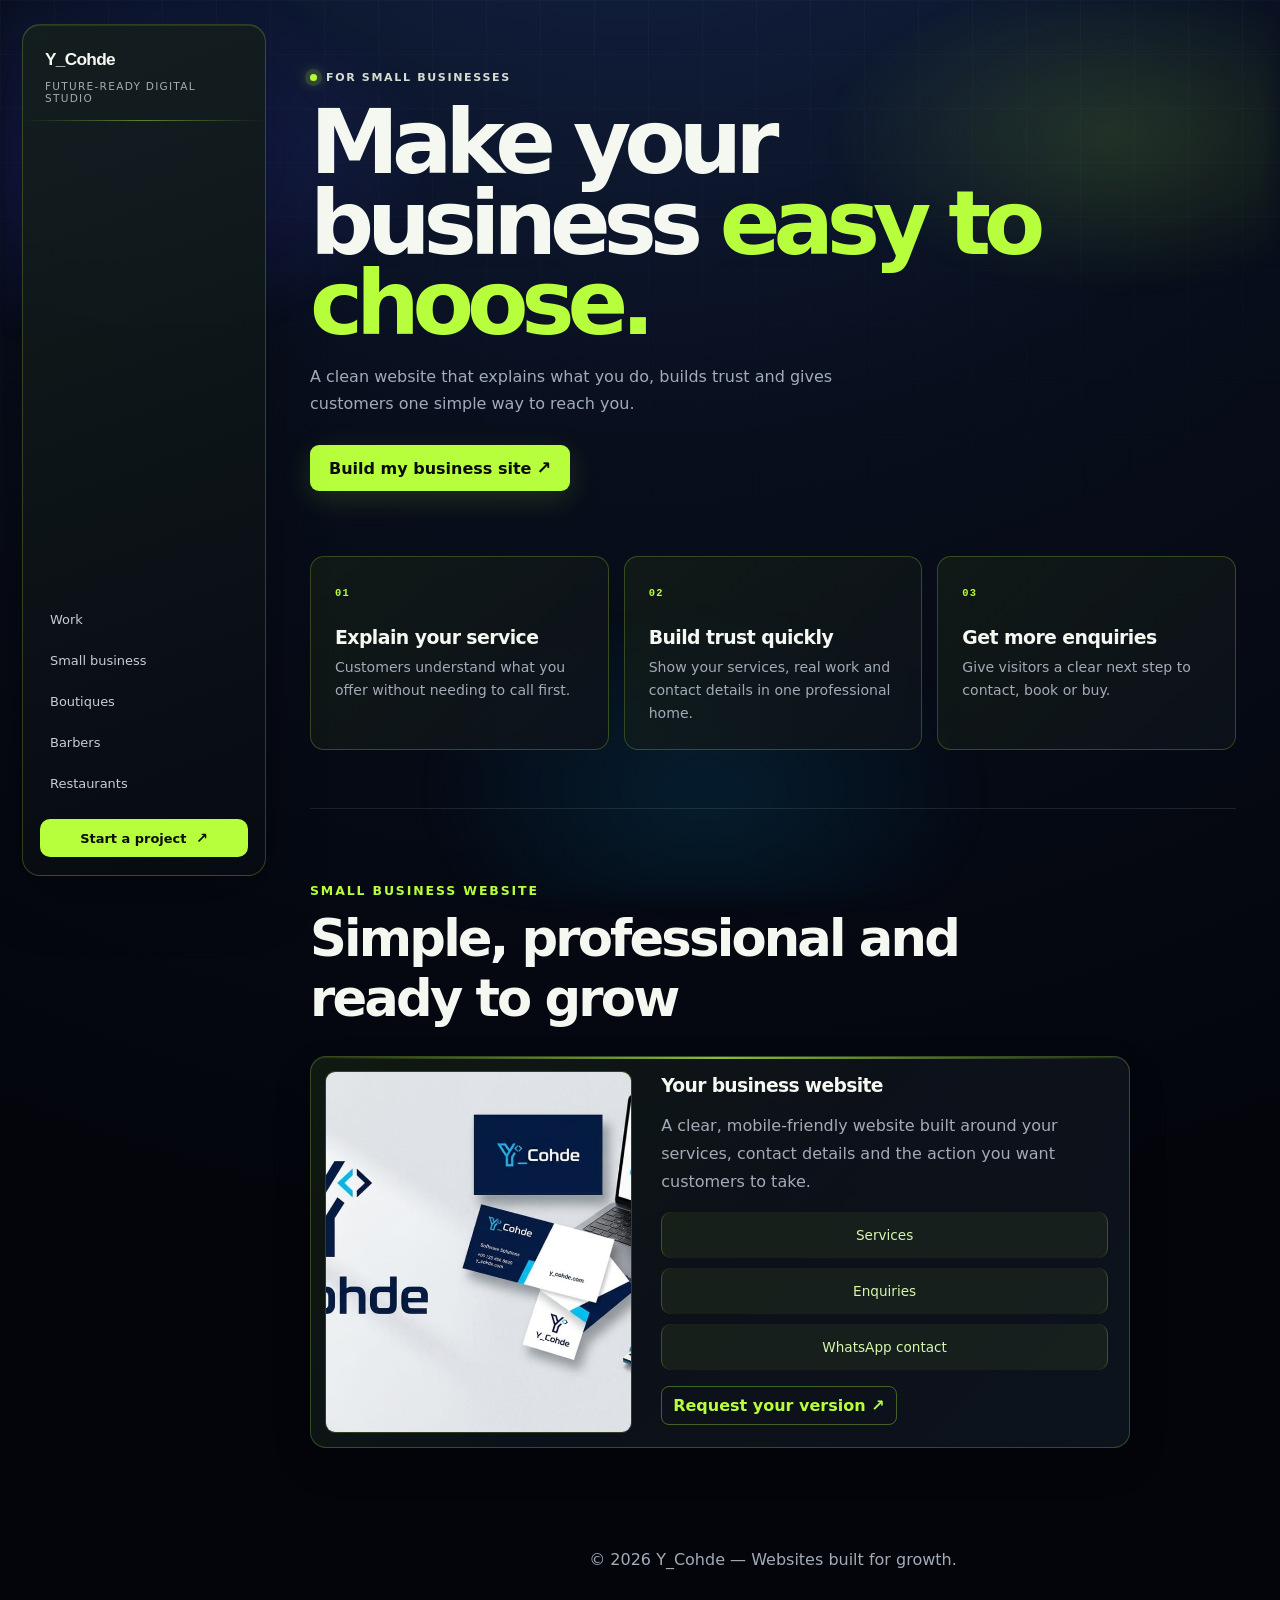
<file: small-businesses.html>
<!doctype html>
<html lang="en">
  <head>
    <meta charset="UTF-8" />
    <meta name="viewport" content="width=device-width, initial-scale=1.0" />
    <meta
      name="description"
      content="Small business websites by Y_Cohde. Get found online, build trust and make it easy for clients to contact you."
    />
    <meta name="robots" content="index, follow" />
    <meta name="theme-color" content="#b7ff3c" />
    <title>Small Business Websites | Y_Cohde</title>
    <link rel="stylesheet" href="styles.css" />
  </head>
  <body>
    <div class="page-shell category-page">
      <header class="site-header">
        <a class="brand" href="index.html" aria-label="Y Cohde home"
          ><div>
            <span class="brand-title">Y_Cohde</span
            ><span class="brand-tag">Future-ready digital studio</span>
          </div></a
        ><button
          class="menu-toggle"
          id="menuToggle"
          type="button"
          aria-label="Open navigation"
          aria-controls="siteNav"
          aria-expanded="false"
        >
          <span></span><span></span><span></span>
        </button>
        <nav class="nav-bar" id="siteNav" aria-label="Primary navigation">
          <a href="index.html#portfolio">Work</a
          ><a href="small-businesses.html" aria-current="page">Small business</a
          ><a href="boutiques.html">Boutiques</a
          ><a href="barbers.html">Barbers</a
          ><a href="restaurants.html">Restaurants</a
          ><a class="nav-cta" href="index.html#inquiry"
            >Start a project <span>↗</span></a
          >
        </nav>
      </header>
      <main>
        <section class="category-hero">
          <p class="eyebrow">
            <span class="pulse-dot"></span> FOR SMALL BUSINESSES
          </p>
          <h1>Make your business <em>easy to choose.</em></h1>
          <p>
            A clean website that explains what you do, builds trust and gives
            customers one simple way to reach you.
          </p>
          <a
            class="btn primary-btn"
            href="index.html?service=Business%20website#inquiry"
            >Build my business site <span>↗</span></a
          >
        </section>
        <section class="category-benefits">
          <article>
            <span>01</span>
            <h2>Explain your service</h2>
            <p>
              Customers understand what you offer without needing to call first.
            </p>
          </article>
          <article>
            <span>02</span>
            <h2>Build trust quickly</h2>
            <p>
              Show your services, real work and contact details in one
              professional home.
            </p>
          </article>
          <article>
            <span>03</span>
            <h2>Get more enquiries</h2>
            <p>Give visitors a clear next step to contact, book or buy.</p>
          </article>
        </section>
        <section class="section-block category-projects">
          <div class="section-heading">
            <p class="section-label">Small business website</p>
            <h2>Simple, professional and ready to grow</h2>
          </div>
          <article class="project-card category-project-card">
            <img
              src="WhatsApp Image 2026-05-23 at 4.48.55 PM.jpeg"
              alt="Y_Cohde business website and brand presentation"
            />
            <div class="project-info">
              <h3>Your business website</h3>
              <p>
                A clear, mobile-friendly website built around your services,
                contact details and the action you want customers to take.
              </p>
              <div class="tag-list">
                <span>Services</span><span>Enquiries</span
                ><span>WhatsApp contact</span>
              </div>
              <div class="project-links">
                <a href="index.html?service=Business%20website#inquiry"
                  >Request your version ↗</a
                >
              </div>
            </div>
          </article>
        </section>
      </main>
      <footer class="site-footer">
        <p>© 2026 Y_Cohde — Websites built for growth.</p>
      </footer>
    </div>
    <script src="script.js" defer></script>
  </body>
</html>
</file>
<file: styles.css>
:root {
  color-scheme: dark;
  --bg: #020b18;
  --panel: rgba(18, 35, 63, 0.88);
  --panel-soft: rgba(255, 255, 255, 0.1);
  --text: #f8fbff;
  --muted: #c8d6e5;
  --accent: #27b4ff;
  --accent-soft: rgba(39, 180, 255, 0.14);
  --border: rgba(255, 255, 255, 0.12);
  --shadow: 0 22px 80px rgba(0, 0, 0, 0.35);
}

* {
  box-sizing: border-box;
}

html, body {
  margin: 0;
  min-height: 100%;
  font-family: Inter, system-ui, -apple-system, BlinkMacSystemFont, "Segoe UI", sans-serif;
  color: var(--text);
  background: #08152c;
}

body {
  background-image: linear-gradient(180deg, rgba(2, 9, 19, 0.7), rgba(2, 9, 19, 0.92)), url("WhatsApp Image 2026-05-23 at 4.48.55 PM.jpeg");
  background-size: cover;
  background-position: center;
  background-attachment: fixed;
}

.page-shell {
  max-width: 1200px;
  margin: 0 auto;
  padding: 24px;
}

.site-header {
  display: flex;
  align-items: center;
  justify-content: space-between;
  gap: 24px;
  padding: 16px 0 30px;
}

.brand {
  display: flex;
  align-items: center;
  gap: 14px;
}

.brand-title {
  display: block;
  font-size: 1.35rem;
  font-weight: 700;
  padding: 5px 0px;
  font-family: 'Trebuchet MS', 'Lucida Sans Unicode', 'Lucida Grande', 'Lucida Sans', Arial, sans-serif;
}

.brand-tag {
  display: block;
  font-size: 0.95rem;
  color: var(--muted);
  margin-top: 20px;
}

.nav-bar {
  display: flex;
  gap: 20px;
  flex-wrap: wrap;
}

.nav-bar a {
  color: var(--text);
  text-decoration: none;
  font-weight: 500;
  transition: color 0.2s ease;
  padding: 5px 20px;
  border: 1px solid cyan;
  border-radius: 5px;
  box-shadow: 1px 2px 5px rgba(0, 255, 255, 0.329);
  border-bottom: transparent;
  border-top: transparent;
}

.nav-bar a:hover {
  color: var(--accent);
}

.hero-section {
  padding: 20px 0 52px;
}

.hero-copy {
  max-width: 760px;
  background: rgba(3, 18, 39, 0.82);
  border: 1px solid var(--border);
  border-radius: 32px;
  padding: 46px;
  box-shadow: var(--shadow);
}

.eyebrow {
  margin: 0 0 18px;
  text-transform: uppercase;
  letter-spacing: 0.24em;
  color: #8fb8d7;
  font-size: 0.82rem;
}

.hero-copy h1 {
  margin: 0;
  font-size: clamp(2.35rem, 3vw, 3.6rem);
  line-height: 1.02;
}

.hero-text {
  margin: 22px 0 32px;
  max-width: 680px;
  color: var(--muted);
  font-size: 1rem;
  line-height: 1.8;
}

.hero-actions {
  display: flex;
  flex-wrap: wrap;
  gap: 16px;
  margin-bottom: 16px;
}

.hero-note {
  margin: 0 0 26px;
  color: var(--muted);
  font-size: 0.95rem;
}

.section-actions {
  margin-top: 22px;
}

.section-actions .btn {
  min-width: 220px;
}

.btn {
  display: inline-flex;
  align-items: center;
  justify-content: center;
  border-radius: 10px;
  padding: 14px 26px;
  font-weight: 700;
  text-decoration: none;
  transition: transform 0.2s ease, background 0.2s ease, border-color 0.2s ease;
  width: 100%;
}

.btn:hover {
  transform: translateY(-2px);
}

.primary-btn {
  background: var(--accent);
  color: #051820;
}

.outline-btn {
  background: transparent;
  border: 1px solid rgba(39, 180, 255, 0.6);
  color: var(--text);
}

.hero-stats {
  display: grid;
  gap: 18px;
  margin-top: 34px;
}

.hero-stats strong {
  display: block;
  margin-bottom: 6px;
  color: #fff;
}

.section-block {
  margin-top: 42px;
  padding: 40px 0;
}

.section-heading {
  max-width: 700px;
  margin-bottom: 28px;
}

.section-label {
  color: #82baff;
  text-transform: uppercase;
  letter-spacing: 0.18em;
  font-size: 0.78rem;
  margin-bottom: 10px;
}

.section-heading h2 {
  margin: 0;
  font-size: 2.2rem;
}

.grid-cards {
  display: grid;
  gap: 22px;
}

.card {
  background: rgba(10, 28, 53, 0.88);
  border: 1px solid var(--border);
  border-radius: 24px;
  padding: 28px;
  box-shadow: var(--shadow);
}

.card h3 {
  margin: 0 0 12px;
  font-size: 1.2rem;
}

.card p {
  margin: 0;
  color: var(--muted);
  line-height: 1.75;
}

.split-cards {
  grid-template-columns: repeat(2, minmax(0, 1fr));
}

.light-card {
  background: rgba(255, 255, 255, 0.06);
}

.portfolio-grid,
.testimonial-grid,
.blog-grid,
.case-study-list,
.skills-list {
  display: grid;
  gap: 22px;
}

.portfolio-grid {
  grid-template-columns: repeat(3, minmax(0, 1fr));
}

.project-card,
.testimonial-card,
.blog-card,
.case-card,
.resume-card,
.estimate-panel {
  background: rgba(10, 28, 53, 0.9);
  border: 1px solid var(--border);
  border-radius: 24px;
  padding: 24px;
  box-shadow: var(--shadow);
}

.project-card img {
  display: block;
  width: 100%;
  height: 220px;
  object-fit: cover;
  border-radius: 16px;
  margin-bottom: 18px;
}

.project-info h3,
.case-card h3,
.blog-card h3,
.resume-card h2 {
  margin-top: 0;
  margin-bottom: 10px;
}

.project-info p,
.case-card p,
.blog-card p,
.resume-card p,
.testimonial-card p,
.testimonial-card strong {
  color: var(--muted);
  line-height: 1.75;
}

.tag-list,
.skills-list,
.chat-actions {
  display: flex;
  gap: 10px;
  flex-wrap: wrap;
  margin: 14px 0 12px;
}

.tag-list span,
.skills-list span {
  background: rgba(39, 180, 255, 0.16);
  color: #bfe5ff;
  padding: 15px 12px;
  border-radius: 10px;
  font-size: 0.85rem;
  width: 100%;
  text-align: center;
  border: 1px solid cyan;
  border-top: transparent;
  border-bottom: transparent;
}

.project-links {
  display: flex;
  gap: 12px;
  flex-wrap: wrap;
  margin-top: 16px;
}

.project-links a,
.chat-link {
  color: var(--accent);
  text-decoration: none;
  font-weight: 600;
}

.testimonial-grid {
  grid-template-columns: repeat(3, minmax(0, 1fr));
}

.testimonial-card strong {
  display: block;
  margin-top: 10px;
  color: #fff;
}

.training-content {
  display: grid;
  gap: 24px;
  grid-template-columns: 1.5fr 1fr;
}

.training-content p {
  color: var(--muted);
  margin-top: 0;
  line-height: 1.85;
}

.training-content ul {
  margin: 20px 0 24px;
  padding-left: 20px;
  color: var(--muted);
}

.training-content li {
  margin-bottom: 12px;
}

.training-panel {
  background: rgba(255, 255, 255, 0.08);
  border: 1px solid rgba(255, 255, 255, 0.1);
  border-radius: 24px;
  padding: 28px;
}

.contact-grid,
.booking-grid,
.estimator-grid {
  display: grid;
  gap: 24px;
  grid-template-columns: 1fr 1.2fr;
}

.contact-panel,
.contact-form {
  background: rgba(10, 28, 53, 0.92);
  border: 1px solid var(--border);
  border-radius: 28px;
  padding: 30px;
}

.contact-panel p,
.contact-panel .note,
.contact-form .note {
  color: var(--muted);
}

.contact-meta {
  display: flex;
  align-items: center;
  justify-content: space-between;
  gap: 18px;
  background: rgba(255, 255, 255, 0.06);
  border-radius: 16px;
  padding: 16px;
  margin: 24px 0;
}

.contact-meta strong {
  font-size: 1.1rem;
  color: #fff;
}

.contact-form label {
  display: block;
  margin-bottom: 16px;
  font-size: 0.95rem;
  color: #e5f4ff;
}

.contact-form input,
.contact-form textarea,
.contact-form select {
  width: 100%;
  margin-top: 8px;
  padding: 14px 16px;
  border-radius: 16px;
  border: 1px solid rgba(255, 255, 255, 0.12);
  background: rgba(255, 255, 255, 0.04);
  color: #f4fbff;
  font-size: 1rem;
}

.contact-form input:focus,
.contact-form textarea:focus,
.contact-form select:focus {
  outline: none;
  border-color: rgba(39, 180, 255, 0.8);
  box-shadow: 0 0 0 4px rgba(39, 180, 255, 0.12);
}

.range-value {
  display: inline-block;
  margin-top: 8px;
  color: var(--muted);
}

.price-display {
  font-size: 2.2rem;
  font-weight: 800;
  color: #fff;
  margin-top: 18px;
}

.case-study-list {
  grid-template-columns: repeat(2, minmax(0, 1fr));
}

.skills-list {
  grid-template-columns: repeat(auto-fit, minmax(150px, 1fr));
}

.blog-grid {
  grid-template-columns: repeat(3, minmax(0, 1fr));
}

.resume-card {
  text-align: center;
}

.site-footer {
  padding: 24px 0 14px;
  text-align: center;
  color: var(--muted);
}

.note {
  margin-top: 18px;
  font-size: 0.92rem;
}

.gallery-cont {
  display: grid;
  grid-template-columns: repeat(4, minmax(180px, 1fr));
  gap: 24px;
  padding: 10px 0;
}

.gallery-item {
  background: rgba(255, 255, 255, 0.05);
  border: 1px solid rgba(255, 255, 255, 0.12);
  border-radius: 24px;
  overflow: hidden;
}

.gallery-item a {
  display: block;
  color: inherit;
  text-decoration: none;
}

.gallery-item img {
  display: block;
  width: 100%;
  height: 240px;
  object-fit: cover;
}

.gallery-label {
  padding: 18px 16px;
  font-size: 0.95rem;
  font-weight: 600;
  color: var(--text);
  background: rgba(0, 0, 0, 0.15);
}

.lightbox-overlay {
  position: fixed;
  inset: 0;
  display: none;
  align-items: center;
  justify-content: center;
  padding: 32px;
  background: rgba(0, 0, 0, 0.86);
  z-index: 999;
}

.lightbox-overlay.active {
  display: flex;
}

.lightbox-img {
  max-width: 100%;
  max-height: calc(100vh - 160px);
  border-radius: 24px;
  box-shadow: 0 30px 80px rgba(0, 0, 0, 0.5);
}

@media (max-width: 980px) {
  .portfolio-grid,
  .testimonial-grid,
  .blog-grid,
  .case-study-list,
  .contact-grid,
  .booking-grid,
  .estimator-grid,
  .split-cards,
  .training-content {
    grid-template-columns: 1fr;
  }

  .gallery-cont {
    grid-template-columns: repeat(2, minmax(0, 1fr));
  }
}

@media (max-width: 640px) {
  .page-shell {
    padding: 16px;
  }

  .site-header {
    flex-direction: column;
    align-items: flex-start;
  }

  .hero-copy {
    padding: 28px;
  }

  .gallery-cont {
    grid-template-columns: 1fr;
  }
}


.lightbox-caption {
  margin-top: 18px;
  color: #f8fbff;
  font-size: 1rem;
  text-align: center;
  max-width: 760px;
}

.lightbox-close {
  position: absolute;
  top: 24px;
  right: 24px;
  width: 48px;
  height: 48px;
  border: none;
  border-radius: 50%;
  background: rgba(255, 255, 255, 0.08);
  color: #fff;
  font-size: 1.8rem;
  cursor: pointer;
}

@media (max-width: 900px) {
  .page-shell {
    padding: 18px;
  }
  .hero-copy {
    padding: 32px;
  }
  .split-cards,
  .training-content,
  .contact-grid {
    grid-template-columns: 1fr;
  }
}

@media (max-width: 600px) {
  .site-header {
    flex-direction: column;
    align-items: flex-start;
  }
  .nav-bar {
    gap: 14px;
  }
  .hero-copy h1 {
    font-size: 2.4rem;
  }
  .contact-panel,
  .contact-form {
    padding: 22px;
  }
  .gallery-cont{
    display: flex;
    flex-direction: column;
    padding: 0;
  }
  img{
    margin-bottom: 20px;
    width: 100%;
  }
}

/* Futuristic Teacher-Bot inspired visual system */
:root {
  --bg: #06080e;
  --panel: rgba(14, 19, 31, 0.78);
  --panel-soft: rgba(155, 255, 57, 0.08);
  --text: #f5f8f1;
  --muted: #a2abb8;
  --accent: #b7ff3c;
  --accent-rgb: 183, 255, 60;
  --border: rgba(218, 231, 208, 0.16);
  --shadow: 0 24px 90px rgba(0, 0, 0, 0.34);
}

html { scroll-behavior: smooth; }

/* First-visit Teacher Bot introduction */
.teacher-bot-welcome {
  position: fixed;
  z-index: 2000;
  inset: 0;
  display: grid;
  grid-template-columns: minmax(280px, .9fr) minmax(360px, 1.1fr);
  min-height: 100svh;
  overflow: hidden;
  background: #070b12;
  color: var(--text);
  transition: opacity .3s ease, visibility .3s ease;
}
.teacher-bot-welcome.is-dismissed { opacity: 0; visibility: hidden; pointer-events: none; }
.teacher-bot-welcome__visual { position: relative; min-height: 100%; overflow: hidden; background: #dfe8d7; }
.teacher-bot-welcome__visual::after { content: ""; position: absolute; inset: 0; background: linear-gradient(90deg, transparent 42%, #070b12 100%); }
.teacher-bot-welcome__visual img { display: block; width: 100%; height: 100%; object-fit: cover; object-position: top center; filter: saturate(.82) contrast(1.08); }
.teacher-bot-welcome__content { align-self: center; max-width: 630px; padding: 56px clamp(30px, 7vw, 112px); }
.teacher-bot-welcome__eyebrow { display: flex; align-items: center; gap: 9px; margin: 0 0 22px; color: var(--accent); font: 800 .68rem/1 ui-monospace, monospace; letter-spacing: .13em; }
.teacher-bot-welcome__eyebrow span { width: 7px; height: 7px; border-radius: 50%; background: var(--accent); box-shadow: 0 0 12px var(--accent); }
.teacher-bot-welcome h1 { max-width: 580px; margin: 0; font-size: clamp(3.4rem, 6.8vw, 6.8rem); letter-spacing: -.07em; line-height: .88; }
.teacher-bot-welcome__content > p:not(.teacher-bot-welcome__eyebrow):not(.teacher-bot-welcome__note) { max-width: 490px; margin: 27px 0 0; color: #c5ced6; font-size: clamp(1rem, 1.5vw, 1.18rem); line-height: 1.7; }
.teacher-bot-welcome__actions { display: flex; flex-wrap: wrap; align-items: center; gap: 22px; margin-top: 34px; }
.teacher-bot-welcome__continue { padding: 10px 0; border: 0; background: transparent; color: #e2e8dc; font: 700 .9rem/1.2 inherit; cursor: pointer; }
.teacher-bot-welcome__continue:hover, .teacher-bot-welcome__continue:focus-visible { color: var(--accent); }
.teacher-bot-welcome__continue:focus-visible, .teacher-bot-welcome .btn:focus-visible { outline: 2px solid #fff; outline-offset: 4px; }
.teacher-bot-welcome__note { margin: 34px 0 0; color: var(--muted); font-size: .78rem; }

body {
  overflow-x: hidden;
  background: #03050b;
  background-image: radial-gradient(circle at 50% -25%, #172a53 0, #080e1c 40%, #03050b 78%);
}

body::before,
body::after { content: ""; position: fixed; inset: 0; pointer-events: none; }
body::before {
  z-index: 0;
  opacity: .8;
  background:
    radial-gradient(ellipse 36% 29% at 9% 18%, rgba(78, 69, 255, .28), transparent 72%),
    radial-gradient(ellipse 32% 25% at 87% 15%, rgba(183, 255, 60, .18), transparent 72%),
    radial-gradient(ellipse 32% 30% at 55% 88%, rgba(0, 183, 255, .14), transparent 72%);
  filter: blur(12px);
  animation: aurora-drift 18s ease-in-out infinite alternate;
}
body::after {
  z-index: 0;
  opacity: .2;
  background-image: linear-gradient(rgba(187, 226, 255, .14) 1px, transparent 1px), linear-gradient(90deg, rgba(187, 226, 255, .14) 1px, transparent 1px);
  background-size: 54px 54px;
  mask-image: linear-gradient(to bottom, #000, transparent 78%);
}

@keyframes aurora-drift {
  from { transform: scale(1) translate3d(-1%, -1%, 0); filter: blur(12px) hue-rotate(0deg); }
  to { transform: scale(1.12) translate3d(2%, 2%, 0); filter: blur(21px) hue-rotate(18deg); }
}

.page-shell { position: relative; z-index: 1; max-width: 1320px; padding: 20px 34px; }

.site-header { position: relative; padding: 15px 0 46px; z-index: 20; }

.brand { color: inherit; text-decoration: none; }
.brand-title { font-size: 1.08rem; letter-spacing: -.04em; padding: 0; }
.brand-tag { font-size: .66rem; text-transform: uppercase; letter-spacing: .12em; color: var(--muted); margin-top: 10px; }

.nav-bar { align-items: center; gap: 8px; }
.nav-bar a { border: 0; box-shadow: none; padding: 9px 13px; border-radius: 10px; color: #c6ced4; font-size: .88rem; }
.nav-bar a:hover { color: var(--accent); background: rgba(var(--accent-rgb), .07); }
.nav-bar .nav-cta { margin-left: 8px; color: #0a0d09; background: var(--accent); padding: 11px 16px; font-weight: 800; }
.nav-bar .nav-cta:hover { color: #0a0d09; background: #d0ff7d; }
.nav-cta span, .primary-btn span { font-size: 1.1em; margin-left: 5px; }
.menu-toggle { display: none; }

.hero-section { min-height: 580px; padding: 12px 0 76px; display: grid; grid-template-columns: minmax(0, 1.25fr) minmax(350px, .75fr); gap: 46px; align-items: center; }
.hero-copy { max-width: none; padding: 0; border: 0; box-shadow: none; background: transparent; }
.eyebrow { color: #d6ddce; letter-spacing: .15em; font-size: .69rem; font-weight: 700; display: flex; align-items: center; gap: 9px; }
.pulse-dot { height: 7px; width: 7px; border-radius: 99px; background: var(--accent); box-shadow: 0 0 0 5px rgba(var(--accent-rgb), .12), 0 0 14px var(--accent); }
.hero-copy h1 { font-size: clamp(3.2rem, 5.4vw, 5.7rem); max-width: 870px; letter-spacing: -.075em; line-height: .93; text-wrap: balance; text-shadow: 0 0 45px rgba(174, 211, 255, .12); }
.hero-copy h1 em { color: var(--accent); font-style: normal; text-shadow: 0 0 30px rgba(var(--accent-rgb), .26); }
.hero-copy h1::selection, .hero-copy h1 em::selection { color: #081008; background: var(--accent); }
.hero-text { max-width: 565px; font-size: 1.02rem; line-height: 1.75; }
.hero-actions { align-items: center; margin: 30px 0 34px; }
.btn { width: auto; border-radius: 9px; padding: 13px 19px; }
.primary-btn { background: var(--accent); color: #0a0d09; box-shadow: 0 8px 30px rgba(var(--accent-rgb), .14); }
.outline-btn { border-color: rgba(var(--accent-rgb), .45); }
.text-link { color: #e5eadf; font-size: .92rem; font-weight: 700; padding: 12px 0; text-decoration: none; }
.text-link span { color: var(--accent); margin-left: 5px; }
.hero-stats { grid-template-columns: repeat(3, 1fr); gap: 0; margin-top: 0; max-width: 620px; border-top: 1px solid var(--border); }
.hero-stats > div { padding: 17px 16px 0 0; border-right: 1px solid var(--border); }
.hero-stats > div + div { padding-left: 16px; }
.hero-stats > div:last-child { border: 0; }
.hero-stats strong { color: var(--accent); font-size: .75rem; letter-spacing: .1em; }
.hero-stats p { margin: 0; color: #d7ddd2; font-size: .76rem; }

.intro-card { position: relative; overflow: hidden; padding: 14px; border: 1px solid rgba(220,255,180,.23); border-radius: 21px; background: linear-gradient(135deg, rgba(38, 48, 33, .76), rgba(10, 14, 20, .92)); box-shadow: 0 28px 70px rgba(0,0,0,.34), inset 0 1px rgba(255,255,255,.12); }
.intro-card::before { content: ""; position: absolute; width: 150px; height: 150px; right: -80px; top: -80px; background: var(--accent); filter: blur(55px); opacity: .19; }
.card-topline { position: relative; display: flex; justify-content: space-between; align-items: center; padding: 4px 2px 13px; color: #c9d5bd; font: 700 .61rem/1 ui-monospace, monospace; letter-spacing: .12em; }
.status { color: var(--accent); }
.status i { display: inline-block; width: 5px; height: 5px; vertical-align: middle; margin-right: 4px; border-radius: 50%; background: var(--accent); box-shadow: 0 0 8px var(--accent); }
.brand-image-wrap { height: 270px; overflow: hidden; border-radius: 12px; background: #dfe8d7; }
.brand-image-wrap img { display: block; height: 100%; width: 100%; object-fit: cover; object-position: 54% center; mix-blend-mode: luminosity; opacity: .88; filter: contrast(1.1); transition: transform .5s ease; }
.intro-card:hover .brand-image-wrap img { transform: scale(1.04); }
.intro-card-copy { padding: 21px 7px 8px; }
.intro-card-copy p { margin: 0 0 8px; color: var(--accent); font: 700 .62rem/1 ui-monospace, monospace; letter-spacing: .13em; }
.intro-card-copy h2 { margin: 0; font-size: clamp(1.8rem, 3vw, 2.5rem); line-height: .95; letter-spacing: -.07em; }
.intro-card-copy a { display: block; margin-top: 24px; color: #e7eee0; text-decoration: none; font-size: .78rem; font-weight: 700; }
.intro-card-copy a span { color: var(--accent); font-size: 1.1rem; margin-left: 4px; }

.section-block { margin-top: 28px; padding: 62px 0; border-top: 1px solid rgba(221,231,211,.11); }
.section-label { color: var(--accent); font-weight: 700; letter-spacing: .15em; }
.section-heading h2 { font-size: clamp(2rem, 4vw, 3.3rem); letter-spacing: -.055em; }
.card, .project-card, .testimonial-card, .blog-card, .case-card, .resume-card, .estimate-panel, .contact-panel, .contact-form, .training-panel { background: rgba(18, 23, 33, .7); border-color: rgba(220,231,211,.14); border-radius: 16px; box-shadow: none; }
.project-card { padding: 14px; }
.project-card img { border-radius: 10px; }
.tag-list span, .skills-list span { border-color: rgba(var(--accent-rgb),.24); background: rgba(var(--accent-rgb), .06); color: #d6f8ac; }
.gallery-item { border-color: rgba(220,231,211,.14); border-radius: 16px; }
.contact-form input, .contact-form textarea, .contact-form select { background: rgba(255,255,255,.035); border-radius: 9px; }

/* Teacher Bot flagship product */
.teacher-bot-card {
  position: relative;
  grid-column: span 2;
  display: grid;
  grid-template-columns: minmax(220px, .9fr) minmax(0, 1.1fr);
  gap: 22px;
  overflow: hidden;
  border-color: rgba(var(--accent-rgb), .38);
  background: linear-gradient(120deg, rgba(28, 42, 20, .86), rgba(13, 18, 27, .93) 53%, rgba(17, 25, 36, .85));
}
.teacher-bot-card::after { content: ""; position: absolute; width: 240px; height: 240px; right: -110px; bottom: -150px; border-radius: 50%; background: var(--accent); filter: blur(76px); opacity: .12; pointer-events: none; }
.teacher-bot-card > img { height: 100%; min-height: 355px; margin: 0; object-position: top center; filter: saturate(.8) contrast(1.08); }
.teacher-bot-card .project-info { position: relative; z-index: 1; padding: 20px 8px 10px 0; }
.feature-badge { position: absolute; left: 27px; top: 27px; z-index: 2; display: inline-flex; gap: 7px; align-items: center; padding: 7px 9px; border: 1px solid rgba(var(--accent-rgb), .55); border-radius: 6px; background: rgba(5, 9, 5, .76); color: var(--accent); font: 800 .6rem/1 ui-monospace, monospace; letter-spacing: .1em; }
.feature-badge span { width: 6px; height: 6px; border-radius: 50%; background: var(--accent); box-shadow: 0 0 9px var(--accent); }
.project-kicker { color: var(--accent) !important; font: 800 .64rem/1 ui-monospace, monospace; letter-spacing: .12em; }
.teacher-bot-card h3 { font-size: clamp(2rem, 4vw, 3.1rem); letter-spacing: -.07em; margin: 10px 0; }
.teacher-bot-details { display: grid; grid-template-columns: 1fr 1fr; gap: 12px; margin: 20px 0 15px; }
.teacher-bot-details div { padding: 12px; border-left: 2px solid var(--accent); background: rgba(255,255,255,.035); }
.teacher-bot-details strong, .teacher-bot-details span { display: block; }
.teacher-bot-details strong { margin-bottom: 6px; color: #f4f8ed; font-size: .78rem; }
.teacher-bot-details span { color: var(--muted); font-size: .75rem; line-height: 1.55; }
.teacher-bot-actions { align-items: center; }
.teacher-bot-actions a { padding: 11px 13px; border-radius: 8px; border: 1px solid rgba(var(--accent-rgb), .4); color: #eef5e6; }
.teacher-bot-actions .buy-teacher-bot { background: var(--accent); color: #0b0e09; border-color: var(--accent); font-weight: 800; }
.purchase-note { margin: 13px 0 0; color: #b8c6ac !important; font-size: .73rem; }

/* Shared flagship-card language across the entire site */
.project-card:not(.teacher-bot-card),
.card,
.testimonial-card,
.blog-card,
.case-card,
.resume-card,
.estimate-panel,
.contact-panel,
.contact-form,
.training-panel,
.gallery-item {
  position: relative;
  overflow: hidden;
  background: linear-gradient(135deg, rgba(28, 42, 20, .52), rgba(13, 18, 27, .93) 54%, rgba(17, 25, 36, .72));
  border-color: rgba(var(--accent-rgb), .24);
  box-shadow: inset 0 1px rgba(255,255,255,.07), 0 16px 38px rgba(0,0,0,.15);
  transition: transform .25s ease, border-color .25s ease, box-shadow .25s ease;
}
.project-card:not(.teacher-bot-card)::before,
.card::before,
.testimonial-card::before,
.blog-card::before,
.case-card::before,
.resume-card::before,
.estimate-panel::before,
.contact-panel::before,
.contact-form::before,
.training-panel::before,
.gallery-item::before {
  content: "";
  position: absolute;
  top: 0;
  left: 0;
  right: 0;
  height: 2px;
  background: linear-gradient(90deg, transparent, var(--accent), transparent);
  opacity: .72;
}
.project-card:not(.teacher-bot-card):hover,
.card:hover,
.testimonial-card:hover,
.blog-card:hover,
.case-card:hover,
.resume-card:hover,
.estimate-panel:hover,
.contact-panel:hover,
.training-panel:hover,
.gallery-item:hover {
  transform: translateY(-5px);
  border-color: rgba(var(--accent-rgb), .52);
  box-shadow: inset 0 1px rgba(255,255,255,.1), 0 23px 45px rgba(0,0,0,.25), 0 0 28px rgba(var(--accent-rgb), .08);
}
.project-card:not(.teacher-bot-card) { padding: 14px; }
.project-card:not(.teacher-bot-card) .project-info { padding: 4px 7px 8px; }
.project-card:not(.teacher-bot-card) img { margin-bottom: 19px; border: 1px solid rgba(var(--accent-rgb), .20); }
.project-card:not(.teacher-bot-card) h3,
.card h3,
.case-card h3,
.blog-card h3 { letter-spacing: -.035em; }
.project-card:not(.teacher-bot-card) .project-links a { padding: 9px 11px; border: 1px solid rgba(var(--accent-rgb), .34); border-radius: 8px; }
.project-card:not(.teacher-bot-card) .project-links a:hover { color: #0a0d09; background: var(--accent); border-color: var(--accent); }
.testimonial-card strong { color: var(--accent); }
.gallery-item img { transition: transform .4s ease, filter .4s ease; }
.gallery-item:hover img { transform: scale(1.045); filter: saturate(.78) contrast(1.08); }

/* Clear industry paths and focused project pages */
.section-intro { max-width: 570px; color: var(--muted); line-height: 1.7; }
.business-paths { padding: 62px 0; border-top: 1px solid rgba(221,231,211,.11); }
.business-path-grid { display: grid; grid-template-columns: repeat(4, 1fr); gap: 14px; }
.business-path-card { min-height: 230px; padding: 22px; display: flex; flex-direction: column; text-decoration: none; color: var(--text); border: 1px solid rgba(var(--accent-rgb), .22); border-radius: 15px; background: linear-gradient(145deg, rgba(28,42,20,.5), rgba(13,18,27,.92)); transition: .25s ease; }
.business-path-card:hover { transform: translateY(-5px); border-color: rgba(var(--accent-rgb),.6); box-shadow: 0 18px 38px rgba(0,0,0,.25), 0 0 25px rgba(var(--accent-rgb),.08); }
.business-path-card > span { color: var(--accent); font: 800 .67rem/1 ui-monospace, monospace; letter-spacing: .12em; }
.business-path-card h3 { margin: 28px 0 8px; font-size: 1.35rem; letter-spacing: -.04em; }
.business-path-card p { margin: 0; color: var(--muted); font-size: .86rem; line-height: 1.55; }
.business-path-card b { margin-top: auto; padding-top: 20px; color: var(--accent); font-size: .76rem; }
.category-hero { max-width: 890px; padding: 43px 0 65px; }
.category-hero h1 { max-width: 800px; margin: 16px 0 19px; font-size: clamp(3.3rem, 7vw, 6.8rem); letter-spacing: -.08em; line-height: .9; }
.category-hero h1 em { color: var(--accent); font-style: normal; }
.category-hero > p:not(.eyebrow) { max-width: 590px; margin: 0 0 28px; color: var(--muted); line-height: 1.7; }
.category-benefits { display: grid; grid-template-columns: repeat(3, 1fr); gap: 15px; }
.category-benefits article { padding: 24px; border: 1px solid rgba(var(--accent-rgb),.23); border-radius: 14px; background: linear-gradient(135deg, rgba(28,42,20,.45), rgba(13,18,27,.9)); }
.category-benefits span { color: var(--accent); font: 800 .65rem/1 ui-monospace, monospace; letter-spacing: .12em; }
.category-benefits h2 { margin: 26px 0 8px; font-size: 1.18rem; letter-spacing: -.03em; }
.category-benefits p { margin: 0; color: var(--muted); font-size: .88rem; line-height: 1.62; }
.category-projects { margin-top: 58px; }
.category-project-card { max-width: 820px; display: grid; grid-template-columns: minmax(230px,.8fr) 1.2fr; gap: 22px; }
.category-project-card > img { height: 100%; min-height: 270px; margin: 0; object-position: top center; }
.category-project-card .project-info { padding: 15px 7px 12px 0; }

@media (max-width: 980px) { .business-path-grid { grid-template-columns: repeat(2, 1fr); } }
@media (max-width: 760px) { .category-benefits, .category-project-card { grid-template-columns: 1fr; } .category-project-card > img { height: 230px; min-height: 0; } .category-project-card .project-info { padding: 2px 7px 10px; } }
@media (max-width: 480px) { .business-path-grid { grid-template-columns: 1fr; } .business-path-card { min-height: 190px; } }

/* Project preview and payment-choice overlays */
.is-project-trigger { cursor: pointer; }
.project-modal,
.payment-modal { position: fixed; inset: 0; z-index: 1000; display: grid; place-items: center; padding: 22px; opacity: 0; visibility: hidden; pointer-events: none; transition: opacity .2s ease, visibility .2s ease; }
.project-modal.active,
.payment-modal.active { opacity: 1; visibility: visible; pointer-events: auto; }
.modal-backdrop { position: absolute; inset: 0; background: rgba(2, 4, 8, .88); backdrop-filter: blur(9px); }
.project-modal-panel,
.payment-panel { position: relative; z-index: 1; width: min(900px, 100%); max-height: min(720px, calc(100vh - 44px)); overflow: auto; border: 1px solid rgba(var(--accent-rgb), .38); border-radius: 18px; background: linear-gradient(135deg, #172012, #0e141d 52%, #111923); box-shadow: 0 30px 90px rgba(0,0,0,.65); }
.project-modal-panel { display: grid; grid-template-columns: minmax(280px, .92fr) 1.08fr; }
.project-modal-panel > img { width: 100%; height: 100%; min-height: 420px; object-fit: cover; object-position: top center; }
.project-modal-content { padding: 50px 42px 38px; display: flex; flex-direction: column; align-items: flex-start; }
.project-modal-content h2,
.payment-panel h2 { margin: 0 0 16px; font-size: clamp(2rem, 4vw, 3.3rem); letter-spacing: -.065em; line-height: .95; }
.project-modal-content > p:not(.section-label) { margin: 0 0 24px; max-width: 450px; color: var(--muted); line-height: 1.7; }
.modal-close { position: absolute; z-index: 3; top: 14px; right: 14px; display: grid; width: 38px; height: 38px; place-items: center; border: 1px solid rgba(255,255,255,.18); border-radius: 50%; background: rgba(4,7,10,.78); color: #fff; cursor: pointer; font-size: 1.55rem; line-height: 1; }
.modal-project-link { margin-bottom: 22px; color: var(--accent); font-size: .86rem; font-weight: 800; text-decoration: none; }
.project-modal-content .btn { margin-top: auto; }
.payment-panel { width: min(540px, 100%); padding: 46px 38px 30px; }
.payment-copy { margin: -5px 0 24px; color: var(--muted); line-height: 1.6; }
.payment-methods { display: grid; gap: 10px; margin-bottom: 22px; }
.payment-method { display: flex; align-items: center; gap: 14px; width: 100%; padding: 15px; text-align: left; border: 1px solid rgba(255,255,255,.14); border-radius: 11px; background: rgba(255,255,255,.035); color: var(--text); cursor: pointer; transition: .2s ease; }
.payment-method:hover,
.payment-method.selected { border-color: var(--accent); background: rgba(var(--accent-rgb), .10); }
.payment-icon { display: grid; width: 38px; height: 38px; place-items: center; border-radius: 9px; background: rgba(var(--accent-rgb), .15); color: var(--accent); font-size: 1.3rem; }
.payment-method strong,
.payment-method small { display: block; }
.payment-method small { margin-top: 3px; color: var(--muted); font-size: .72rem; }
.payment-panel .btn { width: 100%; }
.payment-panel .btn:disabled { cursor: not-allowed; opacity: .42; filter: grayscale(1); }
.payment-note { margin: 13px 0 0; color: var(--muted); font-size: .72rem; text-align: center; }
@media (max-width: 640px) { .project-modal, .payment-modal { padding: 14px; } .project-modal-panel { grid-template-columns: 1fr; } .project-modal-panel > img { height: 220px; min-height: 0; } .project-modal-content, .payment-panel { padding: 44px 23px 25px; } }

/* Portfolio side navigation */
.aside-profile { display: none; }
@media (min-width: 1025px) {
  .page-shell {
    max-width: 1680px;
    margin: 0 auto;
    padding: 28px 44px 28px 310px;
  }
  .site-header {
    position: fixed;
    z-index: 80;
    top: 24px;
    bottom: 24px;
    left: max(22px, calc((100vw - 1680px) / 2 + 22px));
    width: 244px;
    padding: 24px 17px 18px;
    display: flex;
    flex-direction: column;
    align-items: stretch;
    gap: 0;
    border: 1px solid rgba(var(--accent-rgb), .22);
    border-radius: 18px;
    background: linear-gradient(160deg, rgba(20,31,29,.93), rgba(7,11,18,.94));
    box-shadow: inset 0 1px rgba(255,255,255,.09), 0 20px 60px rgba(0,0,0,.32);
    backdrop-filter: blur(18px);
  }
  .site-header::after { content: ""; position: absolute; left: 0; right: 0; top: 95px; height: 1px; background: linear-gradient(90deg, transparent, rgba(var(--accent-rgb), .45), transparent); }
  .brand { padding: 0 5px 24px; }
  .nav-bar { display: flex; flex-direction: column; align-items: stretch; gap: 4px; padding-top: 19px; }
  .nav-bar a { padding: 11px 10px; font-size: .81rem; }
  .nav-bar .nav-cta { margin: 13px 0 0; text-align: center; }
  .aside-profile { display: block; margin-top: auto; padding: 18px 6px 2px; border-top: 1px solid rgba(255,255,255,.11); }
  .aside-profile > span { color: var(--accent); font: 800 .59rem/1 ui-monospace, monospace; letter-spacing: .12em; }
  .aside-profile p { margin: 10px 0 15px; color: var(--muted); font-size: .72rem; line-height: 1.5; }
  .aside-profile div { display: flex; gap: 12px; }
  .aside-profile a { color: #e5ecdd; font-size: .71rem; font-weight: 700; text-decoration: none; }
  .aside-profile a:hover { color: var(--accent); }
}

@media (max-width: 1024px) {
  .site-header { position: relative; }
}

/* Clear offer, packages and conversion content */
.hero-need-actions { display: flex; flex-wrap: wrap; gap: 9px; margin: -16px 0 28px; }
.hero-need-actions a { padding: 8px 10px; border: 1px solid rgba(var(--accent-rgb), .28); border-radius: 7px; color: #dce8d2; font-size: .72rem; font-weight: 700; text-decoration: none; }
.hero-need-actions a:hover { color: #0b0e09; background: var(--accent); border-color: var(--accent); }
.service-groups, .package-grid { display: grid; grid-template-columns: repeat(3, 1fr); gap: 16px; }
.service-group, .package-card { padding: 28px; border: 1px solid rgba(var(--accent-rgb), .25); border-radius: 15px; background: linear-gradient(140deg, rgba(28,42,20,.48), rgba(13,18,27,.9)); }
.service-group h3, .package-card h3 { margin: 17px 0 10px; font-size: 1.28rem; letter-spacing: -.035em; }
.service-group > p:not(.section-label), .package-card > p:not(.section-label) { color: var(--muted); line-height: 1.65; }
.service-group ul, .package-card ul { padding-left: 18px; color: #d5dfca; font-size: .84rem; line-height: 1.65; }
.service-group li + li, .package-card li + li { margin-top: 8px; }
.package-card { display: flex; flex-direction: column; }
.package-card a { display: inline-block; width: fit-content; margin-top: auto; padding-top: 18px; color: var(--accent); font-size: .8rem; font-weight: 800; text-decoration: none; }
.process-list { display: grid; grid-template-columns: repeat(5, 1fr); overflow: hidden; border: 1px solid rgba(var(--accent-rgb), .24); border-radius: 13px; }
.process-list span { display: grid; gap: 12px; padding: 19px 14px; border-right: 1px solid rgba(var(--accent-rgb), .16); color: #e9efe3; font-size: .8rem; }
.process-list span:last-child { border: 0; }
.process-list b { color: var(--accent); font: 800 .65rem/1 ui-monospace, monospace; }
.audience-list { display: flex; flex-wrap: wrap; gap: 10px; }
.audience-list span { padding: 10px 13px; border: 1px solid rgba(var(--accent-rgb), .25); border-radius: 8px; background: rgba(var(--accent-rgb), .06); color: #dce8d2; font-size: .8rem; }
.testimonials-block .testimonial-grid { display: none; }
@media (max-width: 900px) { .service-groups, .package-grid { grid-template-columns: 1fr; } .process-list { grid-template-columns: 1fr; } .process-list span { border-right: 0; border-bottom: 1px solid rgba(var(--accent-rgb), .16); } .process-list span:last-child { border-bottom: 0; } }

@media (max-width: 760px) {
  .teacher-bot-welcome { grid-template-columns: 1fr; grid-template-rows: 31svh 1fr; overflow-y: auto; }
  .teacher-bot-welcome__visual { min-height: 0; }
  .teacher-bot-welcome__visual::after { background: linear-gradient(180deg, transparent 35%, #070b12 100%); }
  .teacher-bot-welcome__content { align-self: start; padding: 31px 24px 42px; }
  .teacher-bot-welcome h1 { font-size: clamp(3.25rem, 16vw, 4.8rem); }
  .teacher-bot-welcome__actions { align-items: flex-start; gap: 19px; margin-top: 27px; flex-direction: column; }
  .page-shell { padding: 17px 20px; }
  .site-header { padding: 9px 0 34px; flex-direction: row; align-items: center; }
  .menu-toggle { position: relative; z-index: 3; display: grid; align-content: center; justify-content: center; gap: 5px; width: 42px; height: 42px; border: 1px solid var(--border); border-radius: 10px; background: rgba(17,23,31,.9); cursor: pointer; }
  .menu-toggle span { display: block; width: 18px; height: 1.5px; background: var(--accent); transition: .25s ease; }
  .menu-toggle.is-open span:nth-child(1) { transform: translateY(6.5px) rotate(45deg); }
  .menu-toggle.is-open span:nth-child(2) { opacity: 0; }
  .menu-toggle.is-open span:nth-child(3) { transform: translateY(-6.5px) rotate(-45deg); }
  .nav-bar { display: flex; visibility: hidden; opacity: 0; transform: translateY(-10px); pointer-events: none; position: absolute; right: 0; top: 62px; width: min(320px, 100%); padding: 12px; border: 1px solid var(--border); border-radius: 14px; background: rgba(9, 13, 20, .97); box-shadow: var(--shadow); flex-direction: column; align-items: stretch; transition: .2s ease; }
  .nav-bar.is-open { visibility: visible; opacity: 1; transform: none; pointer-events: auto; }
  .nav-bar a { padding: 12px; }
  .nav-bar .nav-cta { margin: 5px 0 0; text-align: center; }
  .hero-section { min-height: 0; display: flex; flex-direction: column; align-items: stretch; gap: 38px; padding: 6px 0 50px; }
  .hero-copy h1 { font-size: clamp(3.2rem, 15vw, 4.8rem); }
  .hero-stats { max-width: 100%; }
  .brand-image-wrap { height: 240px; }
  .intro-card { max-width: 500px; }
  .teacher-bot-card { grid-column: auto; grid-template-columns: 1fr; }
  .teacher-bot-card > img { min-height: 230px; height: 230px; }
  .teacher-bot-card .project-info { padding: 4px 5px 8px; }
}

@media (max-width: 430px) {
  .brand-tag { display: none; }
  .hero-stats { grid-template-columns: 1fr; }
  .hero-stats > div, .hero-stats > div + div { border-right: 0; border-bottom: 1px solid var(--border); padding: 12px 0; display: flex; gap: 12px; align-items: baseline; }
  .hero-stats > div:last-child { border-bottom: 0; }
  .hero-stats p { font-size: .8rem; }
  .teacher-bot-details { grid-template-columns: 1fr; }
}

/* Dedicated developer portfolio */
.portfolio-hero { max-width: 900px; padding: 54px 0 65px; }
.portfolio-hero h1 { max-width: 820px; margin: 13px 0 20px; font-size: clamp(3rem, 6vw, 6rem); letter-spacing: -.075em; line-height: .94; }
.portfolio-hero h1 em { color: var(--accent); font-style: normal; }
.portfolio-hero > p:not(.eyebrow):not(.section-label) { max-width: 630px; color: var(--muted); font-size: 1.05rem; line-height: 1.7; }
.portfolio-tech-line { margin-top: 18px !important; color: #d6f8ac !important; font-size: .8rem !important; font-weight: 800; }
.portfolio-intro > p { max-width: 760px; color: var(--muted); font-size: 1.05rem; line-height: 1.8; }
.portfolio-skills { display: grid; grid-template-columns: repeat(3, 1fr); gap: 15px; }
.portfolio-skills article { padding: 25px; border: 1px solid rgba(var(--accent-rgb), .23); border-radius: 14px; background: rgba(18,23,33,.7); }
.portfolio-skills h3 { margin: 0 0 10px; font-size: 1.1rem; }
.portfolio-skills p { margin: 0; color: var(--muted); line-height: 1.7; }
.project-filters { display: flex; flex-wrap: wrap; gap: 8px; margin: 25px 0; }
.project-filters button { min-height: 40px; padding: 8px 14px; color: #dce8d2; border: 1px solid rgba(var(--accent-rgb), .27); border-radius: 8px; background: transparent; font: 700 .76rem/1 inherit; cursor: pointer; }
.project-filters button:hover, .project-filters button.is-active { color: #071008; border-color: var(--accent); background: var(--accent); }
.agency-project-grid { display: grid; grid-template-columns: repeat(2, minmax(0, 1fr)); gap: 18px; }
.agency-project { overflow: hidden; border: 1px solid rgba(var(--accent-rgb), .2); border-radius: 16px; background: rgba(18,23,33,.72); transition: transform .2s ease, border-color .2s ease; }
.agency-project:hover { transform: translateY(-4px); border-color: rgba(var(--accent-rgb), .55); }
.agency-project[hidden] { display: none; }
.agency-project > img { display: block; width: 100%; height: 260px; object-fit: cover; object-position: top center; border-bottom: 1px solid rgba(var(--accent-rgb), .18); }
.agency-project > div { padding: 23px; }
.agency-project h3 { margin: 10px 0; font-size: 1.45rem; letter-spacing: -.04em; }
.agency-project > div > p:not(.section-label) { margin: 0; color: var(--muted); line-height: 1.65; }
.agency-project dl { display: grid; gap: 12px; margin: 20px 0; }
.agency-project dl div { padding-left: 13px; border-left: 2px solid rgba(var(--accent-rgb), .45); }
.agency-project dt { color: var(--accent); font-size: .64rem; font-weight: 800; letter-spacing: .13em; text-transform: uppercase; }
.agency-project dd { margin: 5px 0 0; color: #dce8d2; font-size: .84rem; line-height: 1.5; }
.agency-project dd ul { display: grid; gap: 4px; margin: 0; padding-left: 16px; }
.portfolio-contact { max-width: 880px; padding-bottom: 60px; }
.portfolio-contact h2 { margin: 10px 0; font-size: clamp(2rem, 4vw, 3.6rem); letter-spacing: -.06em; }
.portfolio-contact > p:not(.section-label) { color: var(--muted); font-size: 1.03rem; }
.portfolio-contact .hero-actions, .portfolio-hero .hero-actions { margin-top: 28px; }
.portfolio-contact .btn, .portfolio-hero .btn { width: auto; }
.site-footer a { color: var(--accent); font-weight: 700; text-decoration: none; }
@media (max-width: 900px) { .portfolio-skills, .agency-project-grid { grid-template-columns: 1fr; } }
@media (max-width: 760px) { .portfolio-hero { padding: 20px 0 45px; } .portfolio-hero h1 { font-size: clamp(2.65rem, 12vw, 4.4rem); } .agency-project > img { height: 225px; } .portfolio-contact .btn, .portfolio-hero .btn { width: 100%; } }
</file>
